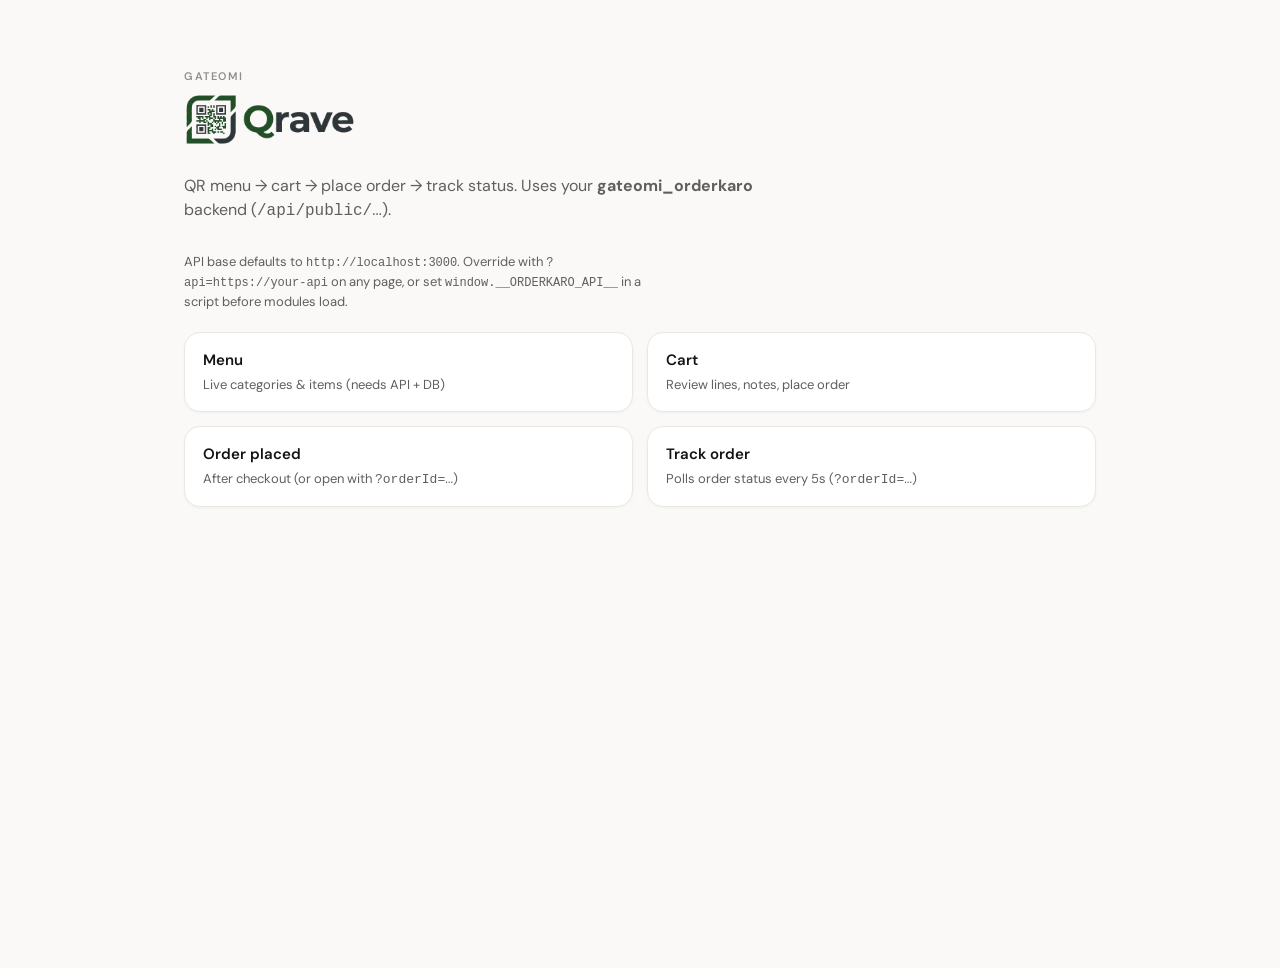
<file: orderkaro/index.html>
<!DOCTYPE html>
<html lang="en">
<head>
  <meta charset="UTF-8" />
  <meta name="viewport" content="width=device-width, initial-scale=1, viewport-fit=cover" />
  <title>Qrave — Table ordering</title>
  <meta name="description" content="Orderkaro: scan QR, browse menu, order, track. Connected to Gateomi API." />
  <meta name="robots" content="noindex, nofollow" />
  <link rel="preconnect" href="https://fonts.googleapis.com" />
  <link rel="preconnect" href="https://fonts.gstatic.com" crossorigin />
  <link href="https://fonts.googleapis.com/css2?family=DM+Sans:ital,opsz,wght@0,9..40,400;0,9..40,500;0,9..40,600;0,9..40,700&family=Plus+Jakarta+Sans:wght@700&display=swap" rel="stylesheet" />
  <link rel="stylesheet" href="css/app.css" />
</head>
<body>
  <div class="hub">
    <p class="hub-gateomi">Gateomi</p>
    <div class="hub-brand">
      <a href="index.html" class="orderkaro-logo-link">
        <img src="images/orderkaro-logo.png" alt="OrderKaro" class="orderkaro-logo orderkaro-logo--hub" width="340" height="54" />
      </a>
      <div class="restaurant-logo-slot" data-restaurant-logo-slot aria-label="Restaurant logo"></div>
    </div>
    <p class="lead">QR menu → cart → place order → track status. Uses your <strong>gateomi_orderkaro</strong> backend (<code>/api/public/…</code>).</p>
    <p class="hub-api-hint">API base defaults to <code>http://localhost:3000</code>. Override with <code>?api=https://your-api</code> on any page, or set <code>window.__ORDERKARO_API__</code> in a script before modules load.</p>
    <ul class="hub-list">
      <li>
        <a href="menu?slug=demo-bistro&amp;table=1">Menu <span>Live categories &amp; items (needs API + DB)</span></a>
      </li>
      <li>
        <a href="cart?slug=demo-bistro&amp;table=1">Cart <span>Review lines, notes, place order</span></a>
      </li>
      <li>
        <a href="success">Order placed <span>After checkout (or open with <code>?orderId=…</code>)</span></a>
      </li>
      <li>
        <a href="track">Track order <span>Polls order status every 5s (<code>?orderId=…</code>)</span></a>
      </li>
    </ul>
  </div>
</body>
</html>
</file>
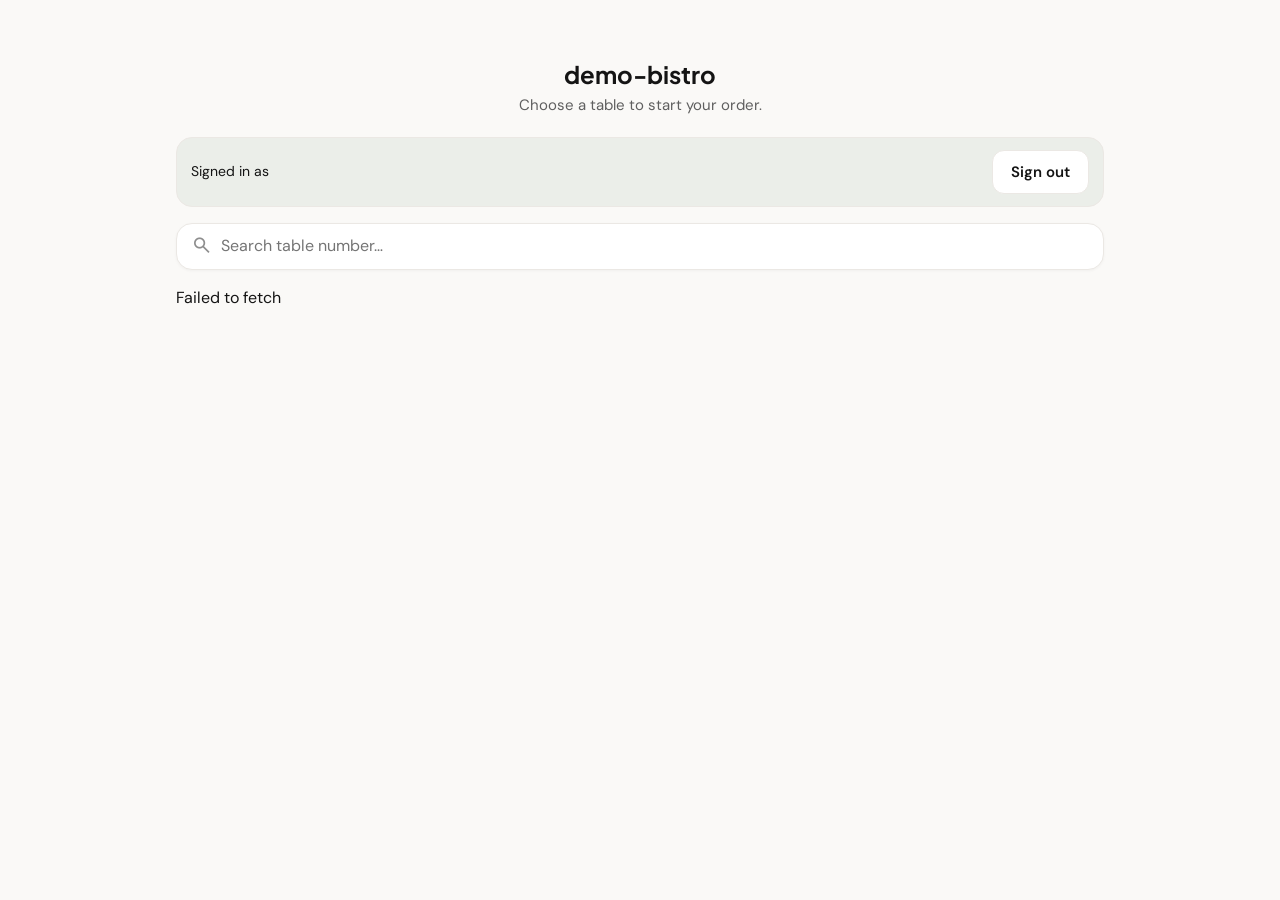
<file: orderkaro/start.html>
<!DOCTYPE html>
<html lang="en">
<head>
  <meta charset="UTF-8" />
  <meta name="viewport" content="width=device-width, initial-scale=1, viewport-fit=cover" />
  <meta name="theme-color" content="#faf9f7" />
  <title>Select table — Qrave</title>
  <link rel="preconnect" href="https://fonts.googleapis.com" />
  <link rel="preconnect" href="https://fonts.gstatic.com" crossorigin />
  <link href="https://fonts.googleapis.com/css2?family=DM+Sans:ital,opsz,wght@0,9..40,400;0,9..40,500;0,9..40,600;0,9..40,700&family=Plus+Jakarta+Sans:wght@700&display=swap" rel="stylesheet" />
  <link href="https://fonts.googleapis.com/css2?family=Material+Symbols+Outlined:wght,FILL@100..700,0..1&display=swap" rel="stylesheet" />
  <link rel="stylesheet" href="css/app.css" />
</head>
<body class="start-page">
  <main class="start-page__shell">
    <header class="start-page__hero">
      <div class="start-page__logo-slot" data-restaurant-logo-slot aria-hidden="true"></div>
      <p class="start-page__eyebrow" id="start-eyebrow" hidden>Staff ordering</p>
      <h1 class="start-page__title" id="start-restaurant-name">Loading…</h1>
      <p class="start-page__lead" id="start-lead">Choose a table to start your order.</p>
    </header>

    <section id="start-login-section" class="start-login-card" hidden aria-hidden="true">
      <h2 class="start-login-card__title">Staff sign in</h2>
      <p class="start-login-card__copy muted">Use the same credentials as the staff dashboard.</p>
      <p id="start-login-error" class="flash flash--error" hidden></p>
      <form id="start-login-form" class="start-login-form">
        <div>
          <label for="start-login-identifier">Email or username</label>
          <input id="start-login-identifier" name="login" type="text" autocomplete="username" required />
        </div>
        <div>
          <label for="start-login-password">Password</label>
          <input id="start-login-password" name="password" type="password" autocomplete="current-password" required />
        </div>
        <button type="submit" class="btn btn--primary btn--block">Sign in</button>
      </form>
    </section>

    <div id="start-signed-in-bar" class="start-signed-in" hidden>
      <span>Signed in as <strong id="start-signed-in-name"></strong></span>
      <button type="button" id="start-logout-btn" class="btn btn--ghost btn--small">Sign out</button>
    </div>

    <div id="start-table-picker" class="start-table-picker" hidden>
    <div class="start-page__search-wrap">
      <span class="material-symbols-outlined" aria-hidden="true">search</span>
      <label for="start-table-search" class="visually-hidden">Search table number</label>
      <input id="start-table-search" type="search" inputmode="numeric" placeholder="Search table number…" autocomplete="off" />
    </div>

    <p id="start-error" class="flash flash--error" hidden></p>
    <p id="start-loading" class="start-page__loading muted" hidden>Loading tables…</p>
    <p id="start-empty" class="start-page__empty muted" hidden>No tables found for this restaurant.</p>
    <p id="start-no-match" class="start-page__empty muted" hidden>No tables match your search.</p>

    <div id="start-table-grid" class="start-table-grid" hidden></div>
    </div>
  </main>
  <script type="module" src="js/start-page.js"></script>
</body>
</html>
</file>
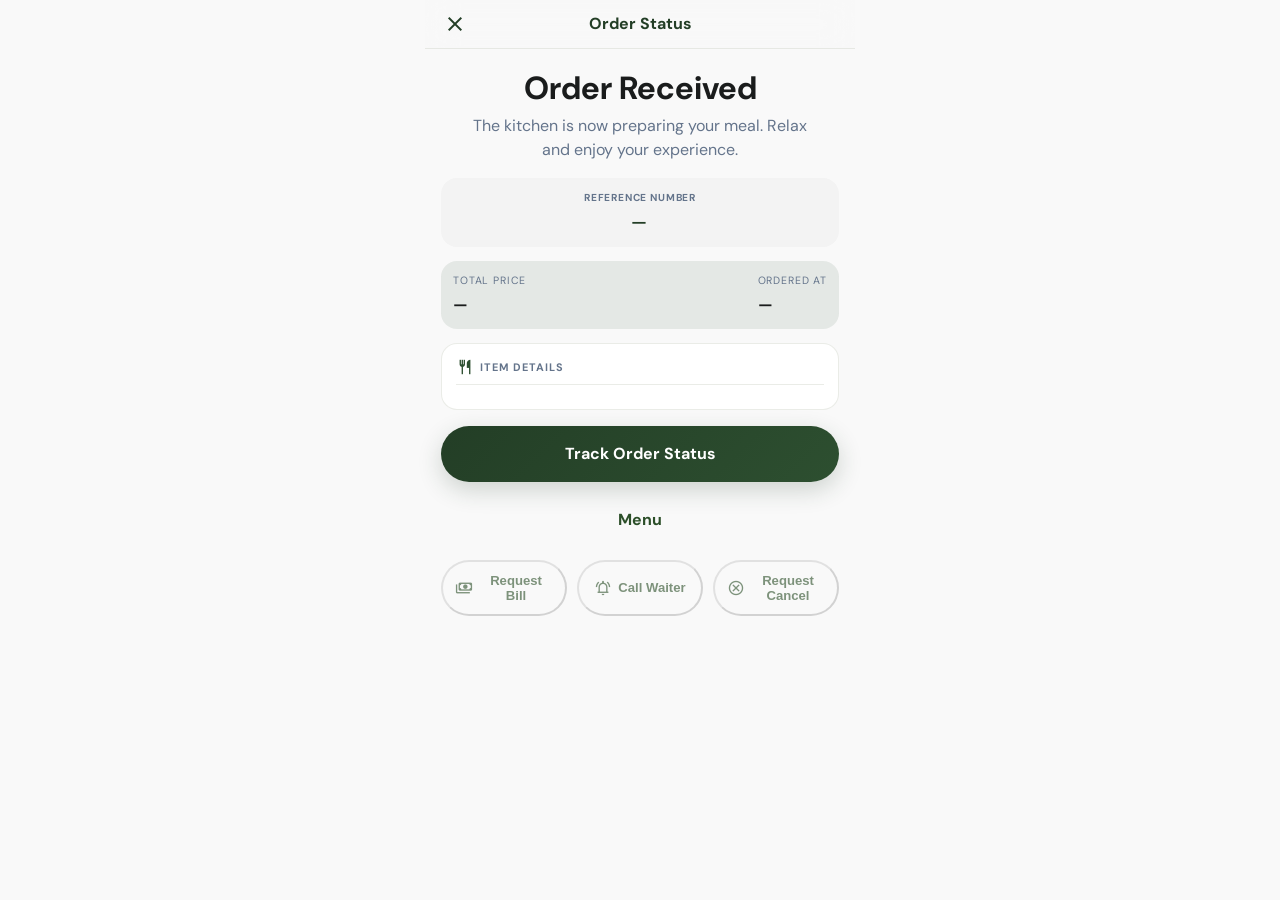
<file: orderkaro/success.html>
<!DOCTYPE html>
<html lang="en">
<head>
  <meta charset="UTF-8" />
  <meta name="viewport" content="width=device-width, initial-scale=1, viewport-fit=cover" />
  <meta name="theme-color" content="#faf9f7" />
  <title>Order placed — Qrave</title>
  <link rel="preconnect" href="https://fonts.googleapis.com" />
  <link rel="preconnect" href="https://fonts.gstatic.com" crossorigin />
  <link href="https://fonts.googleapis.com/css2?family=DM+Sans:ital,opsz,wght@0,9..40,400;0,9..40,500;0,9..40,600;0,9..40,700&family=Plus+Jakarta+Sans:wght@700&display=swap" rel="stylesheet" />
  <link href="https://fonts.googleapis.com/css2?family=Material+Symbols+Outlined:wght,FILL@100..700,0..1&display=swap" rel="stylesheet" />
  <link rel="stylesheet" href="css/app.css" />
</head>
<body class="success-status-page">
  <header class="success-status-topbar">
    <a href="menu" id="success-close-link" class="success-status-topbar__close" aria-label="Close">
      <span class="material-symbols-outlined">close</span>
    </a>
    <h1>Order Status</h1>
    <span class="success-status-topbar__spacer"></span>
  </header>

  <main class="success-status-main">
    <!-- <div class="success-status-hero">
      <div class="success-status-check">
        <span class="material-symbols-outlined">check_circle</span>
      </div>
    </div> -->

    <section class="success-status-copy">
      <h2 id="success-status-heading">Order Received</h2>
      <p id="success-status-subcopy">The kitchen is now preparing your meal. Relax and enjoy your experience.</p>
    </section>

    <div id="success-cancellation-note" class="success-cancel-note" hidden></div>

    <section class="success-status-ref">
      <span>REFERENCE NUMBER</span>
      <p class="order-number" aria-label="Order number">—</p>
    </section>

    <section class="success-status-total">
      <div>
        <p>Total Price</p>
        <strong id="success-total">—</strong>
      </div>
      <div>
        <p>Ordered At</p>
        <strong id="success-ordered-at">—</strong>
      </div>
    </section>

    <section class="success-status-items">
      <div class="success-status-items__head">
        <span class="material-symbols-outlined">restaurant</span>
        <h3>Item Details</h3>
      </div>
      <ul id="success-items-list"></ul>
    </section>

    <section class="success-status-actions">
      <a href="track" id="success-track-link" class="success-status-btn success-status-btn--primary">Track Order Status</a>
      <a href="menu" id="success-order-again-link" class="success-status-btn success-status-btn--secondary">Menu</a>
    </section>

    <section class="success-status-actions success-status-actions--secondary" aria-label="Order actions">
      <button type="button" id="success-ask-bill-btn" class="success-status-btn success-status-btn--secondary" disabled>
        <span class="material-symbols-outlined" aria-hidden="true">payments</span>
        <span>Request Bill</span>
      </button>
      <button type="button" id="success-call-waiter-btn" class="success-status-btn success-status-btn--secondary" disabled>
        <span class="material-symbols-outlined" aria-hidden="true">notifications_active</span>
        <span>Call Waiter</span>
      </button>
      <button type="button" id="success-cancel-order-btn" class="success-status-btn success-status-btn--secondary" disabled>
        <span class="material-symbols-outlined" aria-hidden="true">cancel</span>
        <span>Request Cancel</span>
      </button>
    </section>

    <p id="success-action-feedback" class="success-status-feedback" hidden></p>
  </main>
  <div id="track-confirm-modal" class="track-confirm-modal" hidden aria-hidden="true">
    <button type="button" class="track-confirm-modal__backdrop" data-confirm-close aria-label="Close"></button>
    <div class="track-confirm-modal__panel" role="dialog" aria-modal="true" aria-labelledby="track-confirm-title">
      <h3 id="track-confirm-title" class="track-confirm-modal__title">Confirm action</h3>
      <p id="track-confirm-message" class="track-confirm-modal__message"></p>
      <div class="track-confirm-modal__actions">
        <button type="button" id="track-confirm-cancel" class="track-confirm-modal__btn track-confirm-modal__btn--ghost">Cancel</button>
        <button type="button" id="track-confirm-yes" class="track-confirm-modal__btn track-confirm-modal__btn--primary">Confirm</button>
      </div>
    </div>
  </div>

  <script type="module" src="js/success-page.js"></script>
</body>
</html>
</file>
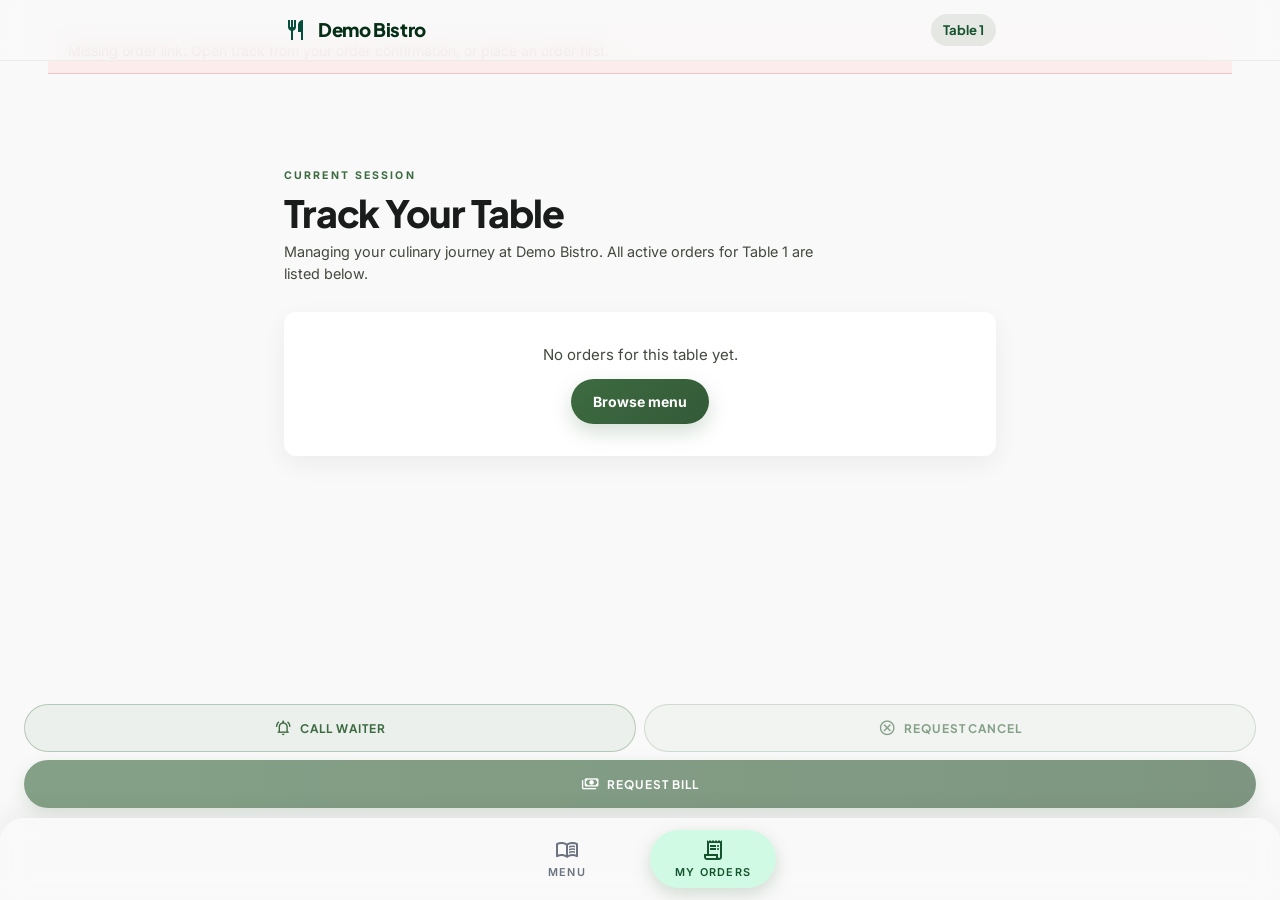
<file: orderkaro/track.html>
<!DOCTYPE html>
<html class="light" lang="en">
<head>
  <meta charset="UTF-8" />
  <meta name="viewport" content="width=device-width, initial-scale=1.0, viewport-fit=cover" />
  <meta name="theme-color" content="#f9f9f9" />
  <title>Track order — OrderKaro</title>
  <link rel="preconnect" href="https://fonts.googleapis.com" />
  <link rel="preconnect" href="https://fonts.gstatic.com" crossorigin />
  <link href="https://fonts.googleapis.com/css2?family=Inter:wght@400;500;600&family=Plus+Jakarta+Sans:wght@400;500;600;700;800&display=swap" rel="stylesheet" />
  <link href="https://fonts.googleapis.com/css2?family=Material+Symbols+Outlined:wght,FILL@100..700,0..1&display=swap" rel="stylesheet" />
  <link rel="stylesheet" href="css/app.css" />
</head>
<body class="track-page">
  <div class="banner-error" id="orderkaro-error" role="alert" hidden></div>

  <header class="track-topbar">
    <div class="track-topbar__inner">
      <div class="track-topbar__brand">
        <span class="material-symbols-outlined track-topbar__menu-icon" aria-hidden="true">restaurant</span>
        <span class="track-topbar__name" id="track-restaurant-name">Restaurant</span>
      </div>
      <div class="track-topbar__end">
        <span class="track-topbar__table-pill" id="track-table-label" aria-label="Table">Table —</span>
      </div>
    </div>
  </header>

  <main class="track-main">
    <section class="track-editorial" aria-labelledby="track-editorial-heading">
      <p class="track-editorial__eyebrow">Current Session</p>
      <h2 id="track-editorial-heading" class="track-editorial__title">Track Your Table</h2>
      <p class="track-editorial__desc" id="track-editorial-desc">
        Managing your culinary journey. All active orders for this table are listed below.
      </p>
    </section>

    <div id="track-orders-empty" class="track-empty" hidden>
      <p class="track-empty__text">No orders for this table yet.</p>
      <a href="menu" id="track-empty-menu-link" class="track-empty__link">Browse menu</a>
    </div>

    <div id="track-orders-list" class="track-orders-list" aria-live="polite"></div>
  </main>

  <div class="track-bill-cta-wrap">
    <button type="button" class="track-bill-cta track-bill-cta--secondary" id="call-waiter-btn" disabled>
      <span class="material-symbols-outlined" aria-hidden="true">notifications_active</span>
      <span>Call Waiter</span>
    </button>
    <button type="button" class="track-bill-cta track-bill-cta--secondary" id="cancel-order-btn" disabled>
      <span class="material-symbols-outlined" aria-hidden="true">cancel</span>
      <span>Request Cancel</span>
    </button>
    <button type="button" class="track-bill-cta" id="ask-bill-btn" disabled>
      <span class="material-symbols-outlined" aria-hidden="true">payments</span>
      <span>Request Bill</span>
    </button>
  </div>

  <nav class="track-bottom-nav" aria-label="Primary">
    <a href="menu" id="track-menu-link" class="track-bottom-nav__item">
      <span class="material-symbols-outlined" aria-hidden="true">menu_book</span>
      <span>Menu</span>
    </a>
    <a href="track" id="track-self-link" class="track-bottom-nav__item track-bottom-nav__item--active">
      <span class="material-symbols-outlined" aria-hidden="true">receipt_long</span>
      <span>My Orders</span>
    </a>
  </nav>

  <div id="track-confirm-modal" class="track-confirm-modal" hidden aria-hidden="true">
    <button type="button" class="track-confirm-modal__backdrop" data-confirm-close aria-label="Close"></button>
    <div class="track-confirm-modal__panel" role="dialog" aria-modal="true" aria-labelledby="track-confirm-title">
      <h3 id="track-confirm-title" class="track-confirm-modal__title">Confirm action</h3>
      <p id="track-confirm-message" class="track-confirm-modal__message"></p>
      <div class="track-confirm-modal__actions">
        <button type="button" id="track-confirm-cancel" class="track-confirm-modal__btn track-confirm-modal__btn--ghost">Cancel</button>
        <button type="button" id="track-confirm-yes" class="track-confirm-modal__btn track-confirm-modal__btn--primary">Confirm</button>
      </div>
    </div>
  </div>

  <script type="module" src="js/track-page.js"></script>
</body>
</html>
</file>
<file: orderkaro/css/app.css>
/* Orderkaro — QR table ordering (mobile-first, minimal) */

:root {
  --bg-page: #faf9f7;
  --bg-surface: #ffffff;
  --text: #141414;
  --text-secondary: #5f5f5f;
  --text-tertiary: #8e8e8e;
  --border: #ebe8e4;
  --primary: #b85c2e;
  --primary-pressed: #9a4d26;
  --primary-soft: rgba(184, 92, 46, 0.1);
  --brand-logo-green: #3d6b41;
  --shadow-sm: 0 1px 3px rgba(20, 20, 20, 0.04);
  --shadow-md: 0 6px 20px rgba(20, 20, 20, 0.06);
  --radius: 16px;
  --radius-pill: 999px;
  --font: "DM Sans", system-ui, -apple-system, sans-serif;
  --safe-bottom: env(safe-area-inset-bottom, 0px);
  --tap-highlight: transparent;
  --layout-max-sm: 430px;
  --layout-max-md: 560px;
  --layout-max-lg: 960px;
  --layout-max-cart: 720px;
  /* Fallback until menu-page.js measures .sticky-menu-header (includes safe-area padding on the bar). */
  --menu-sticky-header-h: 190px;
}

*,
*::before,
*::after {
  box-sizing: border-box;
}

html {
  -webkit-tap-highlight-color: var(--tap-highlight);
  -webkit-text-size-adjust: 100%;
}

@media (prefers-reduced-motion: reduce) {
  *,
  *::before,
  *::after {
    animation-duration: 0.01ms !important;
    animation-iteration-count: 1 !important;
    transition-duration: 0.01ms !important;
  }
}

body {
  margin: 0;
  font-family: var(--font);
  font-size: 16px;
  font-weight: 400;
  line-height: 1.5;
  color: var(--text);
  background: var(--bg-page);
  min-height: 100dvh;
}

img,
svg {
  max-width: 100%;
}

html,
body {
  overflow-x: hidden;
}

.app-shell {
  max-width: 460px;
  margin: 0 auto;
  min-height: 100dvh;
  background: var(--bg-page);
  position: relative;
  padding-bottom: calc(92px + var(--safe-bottom));
}

body.menu-page .app-shell {
  background: #fff;
}

body.menu-page .sticky-menu-header {
  background: #fff;
  border-bottom: 0;
  box-shadow: none;
}

/* Menu page: offset scroll area for fixed header — var matches full header height (incl. notch padding). */
body.menu-page {
  scroll-padding-top: calc(var(--menu-sticky-header-h) + 8px);
  overflow: hidden;
  background: #fff;
}

.app-shell--menu {
  display: flex;
  flex-direction: column;
  padding-top: var(--menu-sticky-header-h);
  padding-bottom: 0;
  height: 100dvh;
  max-height: 100dvh;
  overflow: hidden;
  background: #fff;
}

.menu-promotion-popup[hidden] {
  display: none !important;
}

.menu-promotion-popup:not([hidden]) {
  display: grid;
  place-items: center;
  padding: 20px 16px;
}

.menu-promotion-popup {
  position: fixed;
  inset: 0;
  z-index: 92;
}

.menu-promotion-popup__backdrop {
  position: absolute;
  inset: 0;
  border: 0;
  background: rgba(15, 23, 42, 0.72);
}

.menu-promotion-popup__panel {
  position: relative;
  width: min(92vw, 420px);
  padding: 12px 12px 14px;
  border-radius: 16px;
  background: #fff;
  box-shadow: 0 24px 60px rgba(2, 6, 23, 0.34);
}

.menu-promotion-popup__close {
  position: absolute;
  top: 8px;
  right: 8px;
  z-index: 2;
  width: 34px;
  height: 34px;
  border: 0;
  border-radius: 999px;
  background: rgba(255, 255, 255, 0.95);
  color: #111827;
  display: inline-grid;
  place-items: center;
  cursor: pointer;
  box-shadow: 0 2px 8px rgba(0, 0, 0, 0.12);
}

.menu-promotion-popup__track {
  position: relative;
  width: 100%;
  aspect-ratio: 4 / 5;
  max-height: min(70dvh, 520px);
  border-radius: 12px;
  overflow: hidden;
  background: #eceae6;
}

.menu-promotion-popup__slide {
  position: absolute;
  inset: 0;
  opacity: 0;
  transition: opacity 420ms ease;
  pointer-events: none;
}

.menu-promotion-popup__slide.is-active {
  opacity: 1;
  pointer-events: auto;
}

.menu-promotion-popup__slide img {
  width: 100%;
  height: 100%;
  object-fit: cover;
  display: block;
}

.menu-promotion-popup__dots {
  display: flex;
  justify-content: center;
  flex-wrap: wrap;
  gap: 6px;
  padding: 12px 0 2px;
}

.menu-promotion-popup__dot {
  width: 8px;
  height: 8px;
  border-radius: 999px;
  border: 0;
  padding: 0;
  background: rgba(0, 0, 0, 0.2);
  cursor: pointer;
}

.menu-promotion-popup__dot.is-active {
  background: var(--primary);
}

.app-shell--cart,
.app-shell--simple {
  padding-bottom: calc(24px + var(--safe-bottom));
}

.app-shell--column {
  display: flex;
  flex-direction: column;
  min-height: 100dvh;
}

.app-shell--column .cart-list {
  flex: 1;
}

/* Fixed menu top bar — same glass / width / z-index idea as .sticky-cart */
.sticky-menu-header {
  position: fixed;
  top: 0;
  left: 50%;
  transform: translateX(-50%);
  width: 100%;
  max-width: 430px;
  z-index: 20;
  padding-top: env(safe-area-inset-top, 0px);
  background: rgba(255, 255, 255, 0.94);
  backdrop-filter: blur(12px);
  -webkit-backdrop-filter: blur(12px);
  border-bottom: 1px solid var(--border);
  box-shadow: 0 8px 32px rgba(20, 20, 20, 0.05);
}

.sticky-menu-header .menu-header-compact {
  padding: 6px 16px 8px 20px;
}

.sticky-menu-header .restaurant-name {
  font-size: 1.05rem;
  line-height: 1.25;
}

.sticky-menu-header .table-badge {
  padding: 5px 10px;
  font-size: 0.75rem;
  flex-shrink: 0;
}

/* Category tabs live in the fixed header so they stay visible while scrolling */
.sticky-menu-header .category-strip {
  border-bottom: none;
  background: transparent;
  padding: 10px 20px 12px;
  gap: 6px;
}

.sticky-menu-header .category-tab {
  padding: 8px 14px;
  font-size: 0.8125rem;
}

.menu-loading-strip {
  padding: 10px 20px 12px;
  background: transparent;
}

.menu-loading-strip .skeleton--tabs {
  margin-bottom: 0;
  height: 36px;
}

.menu-loading-strip[hidden] {
  display: none;
}

.menu-search-bar {
  padding: 0 20px 12px;
}

.menu-search-input {
  width: 100%;
  height: 42px;
  border: 1px solid var(--border);
  border-radius: 12px;
  padding: 0 14px;
  background: #fff;
  color: var(--text);
  font: inherit;
  font-size: 0.9rem;
  -webkit-appearance: none;
  appearance: none;
  box-shadow: none;
  background-clip: padding-box;
}

.menu-search-input::placeholder {
  color: var(--text-tertiary);
}

.menu-search-input:focus {
  outline: none;
  border-color: rgba(184, 92, 46, 0.45);
  box-shadow: 0 0 0 3px var(--primary-soft);
}

.menu-search-input::-webkit-search-decoration,
.menu-search-input::-webkit-search-cancel-button,
.menu-search-input::-webkit-search-results-button,
.menu-search-input::-webkit-search-results-decoration {
  -webkit-appearance: none;
}

/* Brand strip */
.brand-bar {
  padding: 12px 20px 0;
  background: var(--bg-surface);
}

.brand-bar__inner {
  display: flex;
  align-items: center;
  justify-content: space-between;
  gap: 12px;
}

/* Restaurant logo: inject <img> into [data-restaurant-logo-slot] at runtime */
.brand-lockup {
  display: inline-flex;
  align-items: center;
  gap: 12px;
  text-decoration: none;
  color: inherit;
  min-width: 0;
}

.restaurant-logo-slot {
  display: flex;
  align-items: center;
  max-width: min(200px, 52vw);
}

.restaurant-logo-slot img {
  display: block;
  max-height: 40px;
  width: auto;
  max-width: 100%;
  object-fit: contain;
  object-position: left center;
}

.brand-lockup--stack {
  flex-direction: column;
  align-items: flex-start;
  gap: 6px;
}

.brand-lockup--stack .restaurant-logo-slot img {
  max-height: 44px;
  max-width: 220px;
}

.hub-brand {
  margin-bottom: 20px;
}

.hub-brand .restaurant-logo-slot {
  max-width: 240px;
}

.hub-brand .restaurant-logo-slot img {
  max-height: 48px;
}

/* OrderKaro platform wordmark (PNG) */
.orderkaro-logo-link {
  display: inline-flex;
  align-items: center;
  text-decoration: none;
  line-height: 0;
}

.orderkaro-logo {
  display: block;
  height: 38px;
  width: auto;
  max-width: min(280px, 62vw);
  object-fit: contain;
  object-position: left center;
}

.orderkaro-logo--hub {
  height: 54px;
  max-width: 340px;
}

/* Menu sticky header: single row (OrderKaro + optional restaurant logo + name + table) */
.orderkaro-logo--menu {
  height: 26px;
  max-width: min(160px, 38vw);
}

.menu-header-compact {
  display: flex;
  align-items: center;
  justify-content: space-between;
  gap: 10px;
  background: transparent;
}

.menu-header-compact__main {
  display: flex;
  align-items: center;
  gap: 10px;
  min-width: 0;
  flex: 1;
}

.menu-header-compact__main > .orderkaro-logo-link {
  flex-shrink: 0;
}

.menu-header-compact__title-wrap {
  min-width: 0;
  flex: 1;
}

.restaurant-name-link {
  display: block;
  min-width: 0;
  text-decoration: none;
  color: inherit;
}

.menu-header-compact .restaurant-name {
  margin: 0;
  overflow: hidden;
  text-overflow: ellipsis;
  white-space: nowrap;
  color: var(--primary, #154212);
}

.restaurant-logo-slot--compact {
  flex-shrink: 0;
  max-width: min(120px, 22vw);
}

.restaurant-logo-slot--compact img {
  max-height: 28px;
}

.brand-lockup--stack .orderkaro-logo-link {
  margin-bottom: 2px;
}

.brand-wordmark {
  font-size: 0.6875rem;
  font-weight: 600;
  letter-spacing: 0.14em;
  text-transform: uppercase;
  color: var(--text-tertiary);
}

.brand-name {
  font-size: 1rem;
  font-weight: 600;
  letter-spacing: -0.02em;
  color: var(--text);
}

.brand-name--sub {
  font-size: 0.9rem;
  font-weight: 500;
}

.brand-sub {
  font-size: 0.8125rem;
  font-weight: 500;
  color: var(--text-tertiary);
  letter-spacing: 0.02em;
}

.hub-gateomi {
  margin: 0 0 8px;
  font-size: 0.6875rem;
  font-weight: 600;
  letter-spacing: 0.14em;
  text-transform: uppercase;
  color: var(--text-tertiary);
}

.brand-bar__end {
  display: flex;
  flex-direction: column;
  align-items: flex-end;
  gap: 4px;
}

.brand-bar__end .text-link {
  margin-top: 0;
}

/* Header */
.page-header {
  padding: 8px 20px 14px;
  background: var(--bg-surface);
  box-shadow: var(--shadow-sm);
  position: sticky;
  top: 0;
  z-index: 10;
}

.page-header__row {
  display: flex;
  align-items: flex-start;
  justify-content: space-between;
  gap: 12px;
}

.restaurant-name {
  font-size: 1.375rem;
  font-weight: 600;
  letter-spacing: -0.02em;
  line-height: 1.25;
  margin: 0;
  color: var(--primary, #154212);
}

.restaurant-name--sm {
  font-size: 1.2rem;
}

.page-header__meta {
  margin: 4px 0 0;
  font-size: 0.875rem;
  color: var(--text-secondary);
}

.table-badge {
  display: inline-flex;
  align-items: center;
  padding: 7px 13px;
  font-size: 0.8125rem;
  font-weight: 500;
  color: var(--text-secondary);
  background: var(--bg-page);
  border-radius: var(--radius-pill);
  border: 1px solid var(--border);
  white-space: nowrap;
}

.table-badge--changeable {
  gap: 2px;
  cursor: pointer;
  font: inherit;
  transition:
    border-color 0.15s ease,
    background 0.15s ease;
}

.table-badge--changeable:hover,
.table-badge--changeable:focus-visible {
  border-color: var(--primary);
  background: var(--primary-soft);
  outline: none;
}

.table-badge__chevron {
  font-size: 1.1rem;
  line-height: 1;
}

.category-strip {
  display: flex;
  gap: 8px;
  padding: 14px 20px 18px;
  overflow-x: auto;
  -webkit-overflow-scrolling: touch;
  scrollbar-width: none;
  background: var(--bg-surface);
  border-bottom: 1px solid var(--border);
}

.category-strip::-webkit-scrollbar {
  display: none;
}

.category-tab {
  flex-shrink: 0;
  padding: 10px 16px;
  font-size: 0.875rem;
  font-weight: 500;
  color: var(--text-secondary);
  background: var(--bg-page);
  border: 1px solid transparent;
  border-radius: var(--radius-pill);
  cursor: pointer;
  transition: background 0.15s ease, color 0.15s ease, border-color 0.15s ease;
}

.category-tab:hover {
  color: var(--text);
}

.category-tab--active {
  color: var(--primary);
  background: var(--primary-soft);
  border-color: color-mix(in srgb, var(--primary) 22%, transparent);
}

/* Editorial menu layout (top bar + category rail + feed). */
.menu-topbar {
  background: #fff;
}

.menu-topbar__row {
  height: 74px;
  padding: 0 16px;
  display: flex;
  align-items: center;
  justify-content: space-between;
  gap: 12px;
}

.menu-topbar__left {
  display: flex;
  align-items: center;
  gap: 8px;
  min-width: 0;
}

.menu-topbar__title-wrap {
  min-width: 0;
}
.restaurant-name-link:focus-visible {
  outline: 2px solid color-mix(in srgb, var(--primary, #154212) 58%, white);
  outline-offset: 4px;
  border-radius: 10px;
}

.restaurant-name-link:hover .restaurant-name {
  opacity: 0.92;
}


.menu-topbar__search {
  padding: 0 16px 12px;
}

.menu-topbar__controls {
  margin-top: 8px;
  display: flex;
  align-items: center;
  gap: 10px;
  flex-wrap: nowrap;
}

.menu-filter-toggle {
  flex: 0 0 auto;
  display: inline-flex;
  align-items: center;
  gap: 10px;
  font-size: 0.78rem;
  font-weight: 700;
  color: var(--text-secondary);
  user-select: none;
}

.menu-filter-toggle:has(input:checked) {
  color: #166534;
}

.menu-filter-toggle__label {
  line-height: 1;
}

.menu-filter-toggle__switch {
  position: relative;
  width: 36px;
  height: 22px;
  flex-shrink: 0;
}

.menu-filter-toggle__switch input {
  position: absolute;
  opacity: 0;
  width: 0;
  height: 0;
}

.menu-filter-toggle__slider {
  position: absolute;
  inset: 0;
  border-radius: 999px;
  background: #d1d5db;
  transition: background 0.2s ease;
}

.menu-filter-toggle__slider::before {
  content: "";
  position: absolute;
  width: 16px;
  height: 16px;
  left: 3px;
  top: 3px;
  border-radius: 50%;
  background: #fff;
  box-shadow: 0 1px 3px rgba(0, 0, 0, 0.2);
  transition: transform 0.2s ease;
}

.menu-filter-toggle__switch input:checked + .menu-filter-toggle__slider {
  background: #166534;
}

.menu-filter-toggle__switch input:checked + .menu-filter-toggle__slider::before {
  transform: translateX(14px);
}

.menu-filter-toggle__switch input:focus-visible + .menu-filter-toggle__slider {
  box-shadow: 0 0 0 3px rgba(100, 116, 139, 0.25);
}

.menu-filter-toggle__switch input:checked:focus-visible + .menu-filter-toggle__slider {
  box-shadow: 0 0 0 3px rgba(22, 101, 52, 0.2);
}

.menu-topbar__right {
  display: flex;
  align-items: center;
  gap: 8px;
}

.menu-topbar__right .table-badge {
  display: inline-flex;
  align-items: center;
  gap: 6px;
}

.menu-topbar__right .table-badge[hidden],
.table-badge[hidden] {
  display: none !important;
}

#menu-table-badge:disabled:not(.table-badge--changeable) {
  opacity: 1;
  cursor: default;
}

#menu-table-badge.table-badge--changeable {
  position: relative;
  z-index: 2;
}

.table-badge--action {
  text-decoration: none;
  transition: background 0.15s ease, transform 0.1s ease;
}

.table-badge--action:active {
  transform: scale(0.98);
}

.menu-topbar__icon-btn {
  width: 34px;
  height: 34px;
  border: 0;
  border-radius: 999px;
  display: inline-grid;
  place-items: center;
  background: transparent;
  color: var(--primary);
  text-decoration: none;
}

.menu-topbar__icon-btn .material-symbols-outlined {
  font-size: 20px;
}

.menu-topbar .table-badge {
  background: var(--primary-soft);
  border-color: color-mix(in srgb, var(--primary) 28%, transparent);
  color: var(--primary);
  font-weight: 700;
}

.menu-editorial-layout {
  flex: 1 1 auto;
  display: flex;
  flex-direction: column;
  min-height: 0;
  overflow: hidden;
}

.menu-disclaimer {
  margin: 0;
  flex: 1 1 auto;
  min-width: 0;
  color: #8a5a14;
  font-size: 0.62rem;
  line-height: 1.2;
  font-weight: 600;
}

.menu-category-rail {
  background: #f3f3f3;
  border-right: 1px solid #ececec;
  padding: 10px 7px 14px 5px;
  overflow-y: auto;
  overflow-x: hidden;
  height: 100%;
  display: grid;
  align-content: start;
  gap: 8px;
}

.category-rail__item {
  padding: 0;
  border: 0;
  background: transparent;
  border-radius: 12px;
  display: grid;
  justify-items: center;
  gap: 6px;
}

.category-rail__thumb {
  width: 48px;
  height: 48px;
  border-radius: 999px;
  overflow: hidden;
  border: 1px solid #d4d4d4;
  background: #ececec;
}

.category-rail__thumb img {
  width: 100%;
  height: 100%;
  object-fit: cover;
}

.category-rail__name {
  font-size: 0.56rem;
  line-height: 1.15;
  font-weight: 800;
  text-transform: uppercase;
  letter-spacing: 0.04em;
  color: #64748b;
  text-align: center;
  white-space: normal;
  overflow-wrap: break-word;
  word-break: normal;
  max-width: 100%;
  display: -webkit-box;
  -webkit-line-clamp: 2;
  -webkit-box-orient: vertical;
  overflow: hidden;
  min-height: 2.35em;
}

.category-rail__item.category-tab--active .category-rail__thumb {
  border-color: var(--primary);
  box-shadow: 0 0 0 2px color-mix(in srgb, var(--primary) 18%, transparent);
}

.category-rail__item.category-tab--active .category-rail__name {
  color: var(--primary);
}

.menu-editorial-feed {
  overflow-y: auto;
  height: 100%;
  min-height: 0;
  padding: 0 12px 24px;
  background: #fff;
  will-change: opacity, transform;
}

.menu-cat-block {
  border-top: 1px solid #e8e8e8;
  border-bottom: 0;
}

.menu-cat-block:first-child {
  margin-top: 4px;
}

.menu-cat-block__head {
  width: 100%;
  display: flex;
  align-items: center;
  justify-content: space-between;
  gap: 12px;
  padding: 14px 4px;
  border: 0;
  background: transparent;
  cursor: pointer;
  text-align: left;
  font: inherit;
}

.menu-cat-block__title {
  font-size: 1.05rem;
  font-weight: 800;
  color: var(--text);
  line-height: 1.25;
}

.menu-cat-block__count {
  font-weight: 700;
  color: var(--text-secondary);
}

.menu-cat-block__chevron {
  flex-shrink: 0;
  font-size: 1.35rem;
  color: var(--text-secondary);
  transition: transform 0.2s ease;
}

.menu-cat-block.is-collapsed .menu-cat-block__chevron {
  transform: rotate(180deg);
}

.menu-cat-block__body {
  padding: 0 0 16px;
}

.menu-cat-block.is-collapsed .menu-cat-block__body {
  display: none;
}

.menu-category-fab[hidden] {
  display: none !important;
}

.menu-category-fab:not([hidden]) {
  display: inline-flex;
}

.menu-category-fab {
  position: fixed;
  right: 16px;
  bottom: calc(88px + var(--safe-bottom, 0px));
  z-index: 45;
  flex-direction: column;
  align-items: center;
  justify-content: center;
  gap: 4px;
  width: 68px;
  height: 68px;
  padding: 8px 6px;
  border: 0;
  border-radius: 999px;
  background: #1a1a1a;
  color: #fff;
  box-shadow: 0 10px 28px rgba(0, 0, 0, 0.3);
  cursor: pointer;
  font-size: 0.65rem;
  font-weight: 800;
  letter-spacing: 0.06em;
  text-transform: uppercase;
  line-height: 1;
}

.menu-category-fab .material-symbols-outlined {
  font-size: 1.55rem;
}

.menu-category-fab__label {
  font-size: 0.62rem;
}

.menu-category-sheet[hidden] {
  display: none !important;
}

.menu-category-sheet:not([hidden]) {
  display: grid;
  place-items: center;
  padding: 24px 16px;
}

.menu-category-sheet {
  position: fixed;
  inset: 0;
  z-index: 90;
}

.menu-category-sheet__backdrop {
  position: absolute;
  inset: 0;
  border: 0;
  background: rgba(0, 0, 0, 0.55);
}

.menu-category-sheet__panel {
  position: relative;
  width: min(92vw, 360px);
  max-height: min(72dvh, 520px);
  overflow: hidden;
  border-radius: 14px;
  background: #262626;
  box-shadow: 0 20px 50px rgba(0, 0, 0, 0.45);
}

.menu-category-sheet__list {
  list-style: none;
  margin: 0;
  padding: 8px 0;
  max-height: min(72dvh, 520px);
  overflow-y: auto;
}

.menu-category-sheet__row {
  width: 100%;
  display: flex;
  align-items: center;
  justify-content: space-between;
  gap: 16px;
  padding: 14px 18px;
  border: 0;
  background: transparent;
  color: #fff;
  font: inherit;
  font-size: 0.95rem;
  font-weight: 600;
  text-align: left;
  cursor: pointer;
}

.menu-category-sheet__row:hover,
.menu-category-sheet__row:focus-visible {
  background: rgba(255, 255, 255, 0.08);
  outline: none;
}

.menu-category-sheet__name {
  flex: 1;
  min-width: 0;
  overflow: hidden;
  text-overflow: ellipsis;
  white-space: nowrap;
}

.menu-category-sheet__count {
  flex-shrink: 0;
  font-weight: 700;
  color: rgba(255, 255, 255, 0.85);
}

.menu-list--editorial {
  padding: 0;
  display: grid;
  row-gap: 40px;
  column-gap: 14px;
  grid-template-columns: repeat(2, minmax(0, 1fr));
}

#menu-sections {
  opacity: 0.001;
  transform: translateY(10px);
  transition: opacity 320ms cubic-bezier(0.22, 1, 0.36, 1),
    transform 320ms cubic-bezier(0.22, 1, 0.36, 1);
}

#menu-sections.menu-feed--enter {
  opacity: 1;
  transform: translateY(0);
}

.menu-card.menu-card--editorial {
  background: transparent;
  border: 0;
  border-radius: 0;
  box-shadow: none;
  padding: 0;
  overflow: visible;
  display: flex;
  flex-direction: column;
  gap: 0;
}

.menu-card.menu-card--editorial:active {
  box-shadow: none;
}

.menu-card--editorial .menu-card__img {
  width: 100%;
  height: auto;
  aspect-ratio: 1 / 1;
  border-radius: 16px;
  position: relative;
  overflow: hidden;
  background: #f3f4f6;
}

.menu-card--editorial .menu-card__img-el {
  border-radius: 16px;
}

.menu-card__image-overlay {
  position: absolute;
  inset: 0;
  pointer-events: none;
}

.menu-card__sold-overlay {
  position: absolute;
  inset: 0;
  display: flex;
  align-items: center;
  justify-content: center;
  background: rgba(41, 37, 36, 0.4);
}

.menu-card__sold-pill {
  background: #ba1a1a;
  color: #fff;
  padding: 6px 12px;
  border-radius: 999px;
  font-size: 0.62rem;
  font-weight: 900;
  text-transform: uppercase;
  letter-spacing: 0.18em;
  border: 1px solid rgba(255, 255, 255, 0.25);
  box-shadow: 0 6px 14px rgba(2, 6, 23, 0.22);
}

.menu-card__diet-pill {
  position: absolute;
  top: 8px;
  right: 8px;
  display: inline-flex;
  align-items: center;
  gap: 5px;
  padding: 4px 7px;
  border-radius: 999px;
  border: 1px solid #e5e7eb;
  background: rgba(255, 255, 255, 0.92);
  backdrop-filter: blur(4px);
  font-size: 0.5rem;
  text-transform: uppercase;
  letter-spacing: 0.08em;
  font-weight: 800;
  color: #475569;
}

.menu-card__diet-dot {
  width: 8px;
  height: 8px;
  border-radius: 999px;
}

.menu-card__diet-dot.is-veg {
  background: #166534;
}

.menu-card__diet-dot.is-nonveg {
  background: #ef4444;
}

/* Inline veg / non-veg badge (cart, track, success — reuses .menu-card__diet-dot) */
.item-diet-pill {
  display: inline-flex;
  align-items: center;
  gap: 4px;
  flex-shrink: 0;
  padding: 2px 6px;
  border-radius: 999px;
  border: 1px solid #e5e7eb;
  background: rgba(255, 255, 255, 0.92);
  font-size: 0.5rem;
  text-transform: uppercase;
  letter-spacing: 0.06em;
  font-weight: 800;
  color: #475569;
  line-height: 1;
}

.cart-row__name-row {
  display: flex;
  align-items: flex-start;
  gap: 8px;
  flex-wrap: wrap;
}

.cart-row__diet {
  flex-shrink: 0;
  padding-top: 2px;
}

.cart-suggest-card__title-row {
  display: flex;
  align-items: flex-start;
  gap: 6px;
}

.cart-suggest-card__title-row .cart-suggest-card__name {
  flex: 1;
  min-width: 0;
}

.menu-card__add-btn {
  position: absolute;
  right: 10px;
  bottom: 10px;
  z-index: 2;
  width: 34px;
  height: 34px;
  border: 0;
  border-radius: 999px;
  display: inline-grid;
  place-items: center;
  cursor: pointer;
  background: var(--primary);
  color: #fff;
  box-shadow: 0 4px 14px rgba(15, 23, 42, 0.18);
  pointer-events: auto;
}

.menu-card__add-btn .material-symbols-outlined {
  font-size: 20px;
  font-weight: 600;
}

.menu-card__qty-overlay {
  position: absolute;
  right: 10px;
  bottom: 10px;
  z-index: 2;
  display: inline-flex;
  align-items: center;
  justify-content: space-between;
  gap: 8px;
  min-width: 96px;
  padding: 4px 6px;
  border-radius: 999px;
  border: 1px solid #e5e7eb;
  background: #fff;
  box-shadow: 0 4px 14px rgba(15, 23, 42, 0.12);
  pointer-events: auto;
}

.menu-card__qty-overlay.is-disabled {
  opacity: 0.5;
}

.menu-card__qty-btn {
  width: 28px;
  height: 28px;
  border: 0;
  border-radius: 999px;
  display: inline-grid;
  place-items: center;
  cursor: pointer;
}

.menu-card__qty-btn .material-symbols-outlined {
  font-size: 14px;
}

.menu-card__qty-btn:disabled {
  opacity: 0.45;
  cursor: not-allowed;
}

.menu-card__qty-btn--dec {
  background: #e8e8e8;
  color: #111827;
}

.menu-card__qty-btn--inc {
  background: var(--primary);
  color: #fff;
}

.menu-card__qty-val {
  min-width: 18px;
  text-align: center;
  font-size: 0.625rem;
  font-weight: 700;
  flex: 1;
}

.menu-card__head {
  display: flex;
  justify-content: space-between;
  align-items: flex-start;
  gap: 8px;
}

.menu-card--editorial .menu-card__qty-btn {
  width: 26px;
  height: 26px;
}

.menu-card--editorial .menu-card__desc {
  margin-top: 2px;
  font-size: 0.625rem;
  color: #667085;
}

.menu-card--editorial .menu-card__desc.is-collapsed {
  white-space: nowrap;
  overflow: hidden;
  text-overflow: ellipsis;
}

.menu-card__more {
  margin-top: 2px;
  border: 0;
  background: transparent;
  color: var(--primary);
  font-size: 0.68rem;
  font-weight: 800;
  text-transform: uppercase;
  letter-spacing: 0.08em;
  padding: 0;
  cursor: pointer;
}

.menu-card--editorial .menu-card__body {
  padding: 10px 0 0;
  background: transparent;
}

.menu-card--editorial .menu-card__price {
  color: var(--text);
  font-size: 0.875rem;
  font-weight: 700;
}

.menu-card__title-row {
  display: flex;
  align-items: flex-start;
  gap: 6px;
  min-width: 0;
  width: 100%;
}

.menu-card__diet-mark {
  flex-shrink: 0;
  width: 14px;
  height: 14px;
  margin-top: 3px;
  border-radius: 3px;
  display: inline-grid;
  place-items: center;
}

.menu-card__diet-mark.is-veg {
  border: 1.5px solid #0f7a3b;
}

.menu-card__diet-mark.is-nonveg {
  border: 1.5px solid #c53030;
}

.menu-card__diet-mark .menu-card__diet-dot {
  width: 7px;
  height: 7px;
}

.menu-card__body--unavailable .menu-card__title,
.menu-card__body--unavailable .menu-card__price,
.menu-card__body--unavailable .menu-card__status {
  color: rgba(66, 73, 62, 0.68);
}

.menu-card__status {
  margin: 6px 0 0;
  font-size: 0.8125rem;
  font-style: italic;
  color: var(--text-secondary);
}

.section-label {
  padding: 22px 20px 10px;
  font-size: 0.6875rem;
  font-weight: 600;
  letter-spacing: 0.08em;
  text-transform: uppercase;
  color: var(--text-tertiary);
}

.app-shell--menu #menu-sections > .section-label:first-child {
  padding-top: 12px;
}

.menu-list {
  padding: 0 20px 10px;
  display: flex;
  flex-direction: column;
  gap: 14px;
}

.menu-card {
  display: flex;
  gap: 14px;
  padding: 14px;
  background: var(--bg-surface);
  border-radius: var(--radius);
  border: 1px solid var(--border);
  box-shadow: var(--shadow-sm);
  align-items: stretch;
  transition: box-shadow 0.2s ease;
}

.menu-card:active {
  box-shadow: var(--shadow-md);
}

.menu-card__img {
  width: 88px;
  height: 88px;
  min-height: 88px;
  border-radius: 12px;
  overflow: hidden;
  background: linear-gradient(150deg, #eceae6 0%, #f5f3f0 100%);
  flex-shrink: 0;
}

.menu-card__body {
  flex: 1;
  min-width: 0;
  display: flex;
  flex-direction: column;
  gap: 4px;
}

.menu-card__title {
  font-size: 1rem;
  font-weight: 600;
  margin: 0;
  letter-spacing: -0.01em;
}

.menu-card__desc {
  font-size: 0.8125rem;
  color: var(--text-secondary);
  margin: 0;
  display: -webkit-box;
  -webkit-line-clamp: 2;
  -webkit-box-orient: vertical;
  overflow: hidden;
}

.menu-card__row {
  margin-top: auto;
  padding-top: 10px;
  display: flex;
  align-items: center;
  justify-content: space-between;
  gap: 8px;
  flex-wrap: wrap;
}

.menu-card__actions {
  display: flex;
  align-items: center;
  gap: 8px;
  flex-shrink: 0;
  margin-left: auto;
}

.qty-control--menu {
  border-radius: 10px;
}

.qty-control--menu .qty-btn--sm {
  width: 36px;
  height: 32px;
  font-size: 1.1rem;
  line-height: 1;
}

.qty-control--menu .qty-val {
  min-width: 28px;
  font-size: 0.875rem;
}

.qty-btn:disabled {
  opacity: 0.35;
  cursor: not-allowed;
}

.menu-card__price {
  font-size: 1rem;
  font-weight: 600;
  color: var(--text);
}

.btn {
  display: inline-flex;
  align-items: center;
  justify-content: center;
  min-height: 44px;
  padding: 0 18px;
  font-family: inherit;
  font-size: 0.9375rem;
  font-weight: 600;
  border: none;
  border-radius: 12px;
  cursor: pointer;
  transition: background 0.15s ease, transform 0.1s ease;
}

.btn:active {
  transform: scale(0.98);
}

.btn:focus-visible {
  outline: 2px solid var(--primary);
  outline-offset: 2px;
}

.btn--primary {
  background: var(--primary);
  color: #fff;
}

.btn--primary:hover {
  background: var(--primary-pressed);
}

.btn--sm {
  min-height: 36px;
  padding: 0 14px;
  font-size: 0.8125rem;
  border-radius: 10px;
}

.btn--ghost {
  background: #fff;
  color: var(--text);
  border: 1px solid var(--border);
}

.btn--ghost:hover {
  background: var(--bg-page);
}

.btn--block {
  width: 100%;
}

.sticky-cart {
  position: fixed;
  left: 50%;
  bottom: 0;
  transform: translateX(-50%);
  width: 100%;
  max-width: 430px;
  padding: 14px 16px calc(14px + var(--safe-bottom));
  background: rgba(255, 255, 255, 0.94);
  backdrop-filter: blur(12px);
  -webkit-backdrop-filter: blur(12px);
  border-top: 1px solid var(--border);
  box-shadow: 0 -8px 32px rgba(20, 20, 20, 0.05);
  z-index: 20;
}

.sticky-cart__inner {
  display: flex;
  flex-direction: row;
  align-items: center;
  gap: 10px;
}

.sticky-cart__waiter-btn {
  height: 46px;
  flex: 0 0 auto;
  border: 1px solid color-mix(in srgb, var(--primary) 22%, transparent);
  border-radius: 999px;
  background: color-mix(in srgb, var(--primary) 10%, white);
  color: var(--primary);
  font: inherit;
  font-size: 0.95rem;
  font-weight: 800;
  display: inline-flex;
  align-items: center;
  justify-content: center;
  gap: 8px;
  cursor: pointer;
  box-shadow: 0 6px 18px color-mix(in srgb, var(--primary) 10%, transparent);
}

.sticky-cart__waiter-btn:disabled {
  opacity: 0.72;
  cursor: not-allowed;
}

.sticky-cart__waiter-btn .material-symbols-outlined {
  font-size: 20px;
}

.sticky-cart__cta {
  height: 54px;
  flex: 1 1 auto;
  min-width: 0;
  border-radius: 999px;
  background: var(--primary);
  color: #fff;
  text-decoration: none;
  padding: 0 14px;
  display: flex;
  align-items: center;
  justify-content: space-between;
  box-shadow: 0 6px 20px color-mix(in srgb, var(--primary) 25%, transparent);
}

.sticky-cart__cta-left {
  display: flex;
  align-items: center;
  gap: 10px;
}

.sticky-cart__bubble {
  width: 28px;
  height: 28px;
  border-radius: 999px;
  background: rgba(255, 255, 255, 0.22);
  display: grid;
  place-items: center;
  font-size: 0.84rem;
  font-weight: 700;
}

.sticky-cart__cta-label {
  font-size: 1.65rem;
  font-weight: 800;
  letter-spacing: -0.01em;
}

.sticky-cart .sticky-cart__total {
  color: #fff;
  font-size: 1.1rem;
  font-weight: 700;
}

@media (max-width: 460px) {
  .menu-feed-head h2 {
    font-size: 2.2rem;
  }

  .menu-feed-head p {
    font-size: 0.72rem;
  }

  .sticky-cart__cta-label {
    font-size: 1.05rem;
  }

  #top-track-link span:last-child {
    display: none;
  }

  .sticky-cart__waiter-btn {
    font-size: 0.88rem;
  }
}

@media (max-width: 390px) {
  .sticky-menu-header {
    max-width: 100%;
  }

  .menu-topbar__row {
    height: 68px;
    padding: 0 10px;
    gap: 6px;
  }

  .menu-topbar__left {
    gap: 6px;
  }

  .menu-topbar__right {
    gap: 4px;
  }

  .menu-topbar__icon-btn {
    width: 30px;
    height: 30px;
  }

  .menu-topbar__search {
    padding: 0 10px 10px;
  }

  .orderkaro-logo--menu {
    height: 22px;
    max-width: min(128px, 32vw);
  }

  .menu-topbar .table-badge {
    padding: 5px 8px;
    font-size: 0.66rem;
  }

  .menu-editorial-feed {
    padding: 0 10px 20px;
  }

  .menu-cat-block__title {
    font-size: 0.98rem;
  }

  .menu-category-fab {
    right: 12px;
    width: 64px;
    height: 64px;
  }

  .menu-category-fab .material-symbols-outlined {
    font-size: 1.45rem;
  }

  .menu-category-fab__label {
    font-size: 0.58rem;
  }

  .menu-feed-head h2 {
    font-size: 1.8rem;
  }

  .menu-feed-head p {
    font-size: 0.7rem;
  }

  .menu-card--editorial .menu-card__body {
    padding: 7px 6px 9px;
  }

  .menu-card--editorial .menu-card__title {
    font-size: 0.78rem;
  }

  .menu-card--editorial .menu-card__price {
    font-size: 0.76rem;
  }

  .menu-card--editorial .menu-card__desc {
    font-size: 0.58rem;
  }

  .app-shell--cart {
    padding-top: 68px;
  }

  .cart-topbar__inner {
    height: 58px;
    padding: 0 10px;
  }

  .cart-topbar__icon {
    width: 34px;
    height: 34px;
    border-radius: 10px;
  }

  .cart-topbar__name {
    font-size: 0.95rem;
  }

  .cart-topbar__table {
    font-size: 0.76rem;
  }

  .cart-content {
    padding: 14px 10px 0;
  }

  .cart-title {
    font-size: 1.7rem;
  }

  .cart-subtitle {
    font-size: 0.78rem;
  }

  .cart-bottom-bar__inner {
    padding: 10px 10px calc(10px + var(--safe-bottom));
  }

  .cart-place-btn {
    height: 50px;
    font-size: 0.95rem;
  }

  .success-wrap {
    padding: 38px 16px 28px;
  }
}

@media (max-height: 740px) {
  .sticky-menu-header {
    box-shadow: 0 4px 16px rgba(20, 20, 20, 0.05);
  }

  .menu-topbar__row {
    height: 64px;
  }

  .menu-topbar__search {
    padding-bottom: 8px;
  }

  .menu-editorial-feed {
    padding-top: 10px;
  }

  .cart-bottom-bar__inner {
    padding-top: 8px;
  }
}

.cart-list {
  padding: 16px 20px;
  display: flex;
  flex-direction: column;
  gap: 14px;
}

.cart-row {
  padding: 16px;
  background: var(--bg-surface);
  border-radius: var(--radius);
  border: 1px solid var(--border);
  box-shadow: var(--shadow-sm);
}

.cart-row__top {
  display: flex;
  justify-content: space-between;
  align-items: flex-start;
  gap: 12px;
  margin-bottom: 12px;
}

.cart-row__name {
  font-size: 1rem;
  font-weight: 600;
  margin: 0;
}

.cart-row__line {
  font-size: 0.875rem;
  color: var(--text-secondary);
  margin-top: 4px;
}

.qty-row {
  display: flex;
  align-items: center;
  justify-content: space-between;
  gap: 12px;
}

.qty-control {
  display: inline-flex;
  align-items: center;
  border: 1px solid var(--border);
  border-radius: 12px;
  overflow: hidden;
  background: var(--bg-surface);
}

.qty-btn {
  width: 44px;
  height: 40px;
  border: none;
  background: var(--bg-page);
  font-size: 1.25rem;
  font-weight: 500;
  color: var(--text);
  cursor: pointer;
  transition: background 0.12s ease;
}

.qty-btn:active {
  background: #e8e5e0;
}

.qty-btn:focus-visible {
  outline: 2px solid var(--primary);
  outline-offset: -2px;
  z-index: 1;
}

.qty-val {
  min-width: 36px;
  text-align: center;
  font-size: 0.9375rem;
  font-weight: 600;
}

.note-field {
  width: 100%;
  margin-top: 12px;
  padding: 10px 12px;
  font-family: inherit;
  font-size: 0.875rem;
  border: 1px solid var(--border);
  border-radius: 10px;
  background: var(--bg-page);
  resize: vertical;
  min-height: 44px;
  color: var(--text);
  -webkit-appearance: none;
  appearance: none;
  box-shadow: none;
  background-clip: padding-box;
}

.note-field::placeholder {
  color: var(--text-tertiary);
}

.note-field:focus {
  outline: none;
  border-color: rgba(184, 92, 46, 0.45);
  box-shadow: 0 0 0 3px var(--primary-soft);
}

.cart-special-suggestions {
  display: flex;
  flex-wrap: wrap;
  gap: 8px;
  margin-top: 10px;
}

.cart-special-suggestion {
  border: 1px solid var(--border);
  background: #fff;
  color: var(--text-secondary);
  border-radius: 999px;
  padding: 7px 11px;
  font-size: 0.78rem;
  font-weight: 600;
  line-height: 1;
  cursor: pointer;
}

.cart-special-suggestion.is-active {
  border-color: rgba(184, 92, 46, 0.45);
  color: var(--primary);
  background: var(--primary-soft);
}

.cart-footer {
  padding: 20px;
  background: var(--bg-surface);
  border-top: 1px solid var(--border);
  margin-top: auto;
}

.total-row {
  display: flex;
  justify-content: space-between;
  align-items: baseline;
  margin-bottom: 16px;
}

.total-row__label {
  font-size: 1rem;
  color: var(--text-secondary);
}

.total-row__amount {
  font-size: 1.5rem;
  font-weight: 600;
  letter-spacing: -0.02em;
}

.success-wrap {
  padding: 52px 28px 36px;
  text-align: center;
  max-width: 360px;
  margin: 0 auto;
}

.success-icon {
  width: 76px;
  height: 76px;
  margin: 0 auto 26px;
  border-radius: 50%;
  background: var(--primary-soft);
  display: flex;
  align-items: center;
  justify-content: center;
  animation: success-in 0.5s cubic-bezier(0.22, 1, 0.36, 1);
}

@keyframes success-in {
  from {
    opacity: 0;
    transform: scale(0.9);
  }
  to {
    opacity: 1;
    transform: scale(1);
  }
}

.success-icon svg {
  width: 36px;
  height: 36px;
  stroke: var(--primary);
  stroke-width: 2.5;
  fill: none;
}

.success-title {
  font-size: 1.5rem;
  font-weight: 600;
  letter-spacing: -0.02em;
  margin: 0 0 8px;
}

.success-sub {
  font-size: 0.9375rem;
  color: var(--text-secondary);
  margin: 0 0 28px;
  line-height: 1.55;
}

.order-number {
  display: inline-block;
  padding: 14px 22px;
  background: var(--bg-surface);
  border: 1px solid var(--border);
  border-radius: var(--radius);
  font-size: 1.25rem;
  font-weight: 600;
  letter-spacing: 0.08em;
  font-variant-numeric: tabular-nums;
  margin-bottom: 32px;
  box-shadow: var(--shadow-sm);
}

/* Today’s order IDs from this browser (localStorage), same restaurant + table */
.my-orders-today {
  margin: 0 20px 16px;
  padding: 14px 16px;
  background: var(--bg-surface);
  border: 1px solid var(--border);
  border-radius: var(--radius);
  box-shadow: var(--shadow-sm);
}

.my-orders-today__title {
  margin: 0 0 10px;
  font-size: 0.75rem;
  font-weight: 600;
  text-transform: uppercase;
  letter-spacing: 0.06em;
  color: var(--text-tertiary);
}

.my-orders-today__list {
  list-style: none;
  margin: 0;
  padding: 0;
  display: flex;
  flex-wrap: wrap;
  gap: 8px;
}

.my-orders-today__item {
  margin: 0;
}

.my-orders-today__link {
  display: inline-block;
  padding: 8px 12px;
  font-size: 0.875rem;
  font-weight: 600;
  font-variant-numeric: tabular-nums;
  color: var(--text-primary);
  text-decoration: none;
  border: 1px solid var(--border);
  border-radius: 999px;
  background: #fff;
}

.my-orders-today__link:hover {
  border-color: var(--text-primary);
}

.my-orders-today__link--active {
  background: var(--text-primary);
  color: #fff;
  border-color: var(--text-primary);
}

.track-header {
  padding: 28px 20px 12px;
  text-align: center;
}

.track-order-id {
  font-size: 0.75rem;
  color: var(--text-tertiary);
  text-transform: uppercase;
  letter-spacing: 0.08em;
  margin-bottom: 6px;
}

.track-order-num {
  font-size: 1.5rem;
  font-weight: 600;
  letter-spacing: 0.06em;
}

.track-hope {
  margin: 0 20px 16px;
  padding: 14px 16px;
  font-size: 0.9375rem;
  line-height: 1.55;
  color: var(--text-secondary);
  background: var(--primary-soft);
  border: 1px solid rgba(184, 92, 46, 0.18);
  border-radius: var(--radius);
  text-align: center;
}

.track-placed {
  display: flex;
  align-items: baseline;
  justify-content: center;
  gap: 10px;
  flex-wrap: wrap;
  margin: 0 20px 20px;
  padding: 12px 16px;
  background: var(--bg-surface);
  border: 1px solid var(--border);
  border-radius: var(--radius);
  box-shadow: var(--shadow-sm);
}

.track-placed__label {
  font-size: 0.8125rem;
  font-weight: 600;
  color: var(--text-tertiary);
  text-transform: uppercase;
  letter-spacing: 0.06em;
}

.track-placed__time {
  font-size: 0.9375rem;
  font-weight: 600;
  color: var(--text);
  font-variant-numeric: tabular-nums;
}

.track-actions {
  margin: 0 20px 10px;
}

.timeline {
  padding: 28px 24px 48px;
}

.timeline__track {
  position: relative;
  padding-left: 36px;
}

.timeline__track::before {
  content: "";
  position: absolute;
  left: 11px;
  top: 8px;
  bottom: 8px;
  width: 2px;
  background: var(--border);
  border-radius: 1px;
}

.timeline__step {
  position: relative;
  padding-bottom: 28px;
  /* Absolute .timeline__dot sits here; without left padding, labels overlap the circle on narrow screens */
  padding-left: 36px;
}

.timeline__step:last-child {
  padding-bottom: 0;
}

.timeline__dot {
  position: absolute;
  left: 0;
  top: 4px;
  width: 24px;
  height: 24px;
  border-radius: 50%;
  background: var(--bg-surface);
  border: 2px solid var(--border);
  z-index: 1;
  transition: border-color 0.2s ease, background 0.2s ease;
  box-sizing: border-box;
}

.timeline__step--done .timeline__dot {
  background: var(--primary);
  border-color: var(--primary);
}

.timeline__step--done .timeline__dot::after {
  content: "";
  position: absolute;
  left: 50%;
  top: 45%;
  width: 5px;
  height: 9px;
  margin: -5px 0 0 -3px;
  border: solid #fff;
  border-width: 0 2px 2px 0;
  transform: rotate(45deg);
}

.timeline__step--current .timeline__dot {
  border-color: var(--primary);
  box-shadow: 0 0 0 4px var(--primary-soft);
}

.timeline__step--pending .timeline__dot {
  background: var(--bg-page);
}

.timeline__label {
  font-size: 1rem;
  font-weight: 600;
  margin: 0 0 4px;
  padding-top: 2px;
}

.timeline__step--pending .timeline__label {
  color: var(--text-tertiary);
  font-weight: 500;
}

.timeline__hint {
  font-size: 0.8125rem;
  color: var(--text-secondary);
  margin: 0;
}

.timeline__time {
  font-size: 0.75rem;
  font-weight: 500;
  color: var(--text-tertiary);
  margin: 0;
  display: block;
  padding-top: 6px;
  font-variant-numeric: tabular-nums;
}

.status-pill {
  display: inline-flex;
  margin-top: 20px;
  padding: 8px 14px;
  font-size: 0.8125rem;
  font-weight: 600;
  color: var(--primary);
  background: var(--primary-soft);
  border-radius: var(--radius-pill);
}

/* —— Track order page (editorial “Verdant” layout) —— */
.track-page {
  --track-bg: #f9f9f9;
  --track-surface: #ffffff;
  --track-primary: var(--primary);
  --track-primary-mid: var(--primary-pressed);
  --track-secondary: #50644a;
  --track-on-surface: #1a1c1c;
  --track-outline: #72796e;
  --track-outline-variant: #c2c9bb;
  --track-on-variant: #42493e;
  --track-container-low: #f3f3f3;
  --track-secondary-container: var(--primary-soft);
  --track-container-high: #e8e8e8;
  --track-shadow-card: 0 8px 24px rgba(26, 28, 28, 0.06);
  --track-nav-h: calc(72px + var(--safe-bottom));
  font-family: "Inter", system-ui, -apple-system, sans-serif;
  background: var(--track-bg);
  color: var(--track-on-surface);
  min-height: max(884px, 100dvh);
  padding-bottom: var(--track-nav-h);
}

body.track-page.track-page--staff .track-bill-cta-wrap {
  display: none !important;
}

.track-page h1,
.track-page h2,
.track-page h3 {
  font-family: "Plus Jakarta Sans", system-ui, sans-serif;
}

.track-topbar {
  position: sticky;
  top: 0;
  z-index: 40;
  background: var(--track-container-low);
  border-bottom: 1px solid rgba(194, 201, 187, 0.35);
  padding-top: env(safe-area-inset-top, 0px);
}

.track-topbar__inner {
  max-width: 672px;
  margin: 0 auto;
  display: flex;
  align-items: center;
  justify-content: space-between;
  gap: 12px;
  padding: 16px 24px;
}

.track-topbar__brand {
  display: flex;
  align-items: center;
  gap: 10px;
  min-width: 0;
}

.track-topbar__menu-icon {
  font-size: 26px;
  color: var(--track-primary);
  flex-shrink: 0;
}

.track-topbar__titles {
  display: flex;
  align-items: center;
  gap: 8px;
  min-width: 0;
}

.track-topbar__name {
  font-family: "Plus Jakarta Sans", system-ui, sans-serif;
  font-weight: 800;
  font-size: 1.15rem;
  letter-spacing: -0.03em;
  color: var(--track-primary);
  white-space: nowrap;
  overflow: hidden;
  text-overflow: ellipsis;
}

.track-topbar__end {
  flex-shrink: 0;
}

.track-topbar__table {
  font-size: 0.76rem;
  font-weight: 600;
  color: var(--track-on-variant);
}

.track-main {
  max-width: 672px;
  margin: 0 auto;
  padding: 32px 24px 40px;
}

.track-editorial {
  margin-bottom: 2.25rem;
}

.track-editorial__eyebrow {
  margin: 0 0 8px;
  font-size: 0.8125rem;
  font-weight: 600;
  letter-spacing: 0.12em;
  text-transform: uppercase;
  color: var(--track-secondary);
}

.track-editorial__title {
  margin: 0;
  font-size: 2.25rem;
  font-weight: 800;
  line-height: 1.1;
  letter-spacing: -0.03em;
  color: var(--track-on-surface);
}

.track-editorial__title-accent {
  color: var(--track-primary);
  font-style: italic;
  font-weight: 800;
}

.track-empty {
  text-align: center;
  padding: 32px 20px;
  background: var(--track-surface);
  border-radius: 12px;
  box-shadow: var(--track-shadow-card);
}

.track-empty__text {
  margin: 0 0 12px;
  color: var(--track-on-variant);
  font-size: 0.9375rem;
}

.track-empty__link {
  display: inline-flex;
  align-items: center;
  justify-content: center;
  padding: 12px 22px;
  border-radius: 999px;
  font-weight: 700;
  font-size: 0.875rem;
  text-decoration: none;
  color: #fff;
  background: linear-gradient(135deg, var(--track-primary), var(--track-primary-mid));
  box-shadow: 0 8px 20px color-mix(in srgb, var(--track-primary) 22%, transparent);
}

.track-orders-list {
  display: flex;
  flex-direction: column;
  gap: 24px;
}

.track-card {
  position: relative;
  background: var(--track-surface);
  border-radius: 12px;
  padding: 24px;
  box-shadow: var(--track-shadow-card);
  overflow: hidden;
}

.track-card::before {
  content: "";
  position: absolute;
  top: 0;
  right: 0;
  width: 128px;
  height: 128px;
  background: rgba(208, 230, 198, 0.35);
  border-radius: 50%;
  transform: translate(32px, -32px);
  pointer-events: none;
  transition: transform 0.45s ease;
}

.track-card:hover::before {
  transform: translate(28px, -28px) scale(1.06);
}

.track-card--active {
  outline: 2px solid color-mix(in srgb, var(--track-primary) 25%, transparent);
  outline-offset: 0;
}

.track-card__inner {
  position: relative;
  z-index: 1;
}

.track-card__head {
  display: flex;
  justify-content: space-between;
  align-items: flex-start;
  gap: 12px;
  margin-bottom: 16px;
}

.track-card__id-label {
  display: block;
  font-size: 0.6875rem;
  font-weight: 700;
  letter-spacing: 0.14em;
  text-transform: uppercase;
  color: var(--track-outline);
  margin-bottom: 4px;
}

.track-card__id-value {
  margin: 0;
  font-size: 1.125rem;
  font-weight: 700;
  color: var(--track-on-surface);
  font-variant-numeric: tabular-nums;
}

.track-card__status {
  display: inline-flex;
  align-items: center;
  gap: 8px;
  padding: 6px 12px;
  border-radius: 999px;
  font-size: 0.6875rem;
  font-weight: 600;
  flex-shrink: 0;
}

.track-card__status--live {
  background: rgba(208, 230, 198, 0.55);
  color: var(--track-primary);
}

.track-card__status--muted {
  background: var(--track-container-high);
  color: var(--track-on-variant);
}

.track-card__status--muted .track-card__status-dot {
  background: var(--track-outline);
}

.track-card__status--danger {
  background: #ffdad6;
  color: #93000a;
}

.track-card__cancel-note {
  display: flex;
  align-items: flex-start;
  gap: 0.55rem;
  margin: 0.65rem 0 0.15rem;
  padding: 0.65rem 0.75rem;
  border-radius: 12px;
  border: 1px solid #fecaca;
  background: #fef2f2;
}

.track-card__cancel-note-icon {
  color: #b91c1c;
  font-size: 1.15rem;
  line-height: 1;
  flex-shrink: 0;
}

.track-card__cancel-note-body strong {
  display: block;
  font-size: 0.78rem;
  letter-spacing: 0.03em;
  text-transform: uppercase;
  color: #991b1b;
  margin-bottom: 0.2rem;
}

.track-card__cancel-note-body p {
  margin: 0;
  font-size: 0.88rem;
  line-height: 1.4;
  color: #7f1d1d;
}

.track-card__status-dot {
  width: 8px;
  height: 8px;
  border-radius: 50%;
  background: var(--track-outline);
}

.track-card__status--live .track-card__status-dot {
  background: var(--track-primary);
}

.track-card__status--pulse .track-card__status-dot {
  animation: track-pulse 1.6s ease-in-out infinite;
}

@keyframes track-pulse {
  0%,
  100% {
    opacity: 1;
    transform: scale(1);
  }
  50% {
    opacity: 0.65;
    transform: scale(1.15);
  }
}

.track-card__time-row {
  display: flex;
  align-items: center;
  gap: 8px;
  font-size: 0.875rem;
  color: var(--track-on-variant);
  margin-bottom: 24px;
}

.track-card__time-row .material-symbols-outlined {
  font-size: 18px;
}

.track-card__summary-row {
  display: flex;
  align-items: center;
  justify-content: space-between;
  gap: 16px;
  padding: 16px 0 0;
  border-top: 1px solid rgba(194, 201, 187, 0.35);
}

.track-card__thumb-wrap {
  display: flex;
  align-items: center;
  gap: 16px;
  min-width: 0;
}

.track-card__thumb {
  width: 48px;
  height: 48px;
  border-radius: 8px;
  overflow: hidden;
  background: var(--track-container-low);
  flex-shrink: 0;
}

.track-card__thumb img {
  width: 100%;
  height: 100%;
  object-fit: cover;
}

.track-card__thumb--placeholder {
  display: flex;
  align-items: center;
  justify-content: center;
  color: var(--track-outline);
}

.track-card__thumb--placeholder .material-symbols-outlined {
  font-size: 26px;
}

.track-card__lines {
  min-width: 0;
}

.track-card__lines strong {
  display: block;
  font-size: 0.875rem;
  font-weight: 600;
  color: var(--track-on-surface);
}

.track-card__lines span {
  display: block;
  font-size: 0.75rem;
  color: var(--track-on-variant);
  margin-top: 2px;
  white-space: nowrap;
  overflow: hidden;
  text-overflow: ellipsis;
}

.track-card__total-block {
  text-align: right;
  flex-shrink: 0;
}

.track-card__total-label {
  margin: 0;
  font-size: 0.6875rem;
  color: var(--track-on-variant);
}

.track-card__total-value {
  margin: 2px 0 0;
  font-size: 1.125rem;
  font-weight: 800;
  color: var(--track-primary);
  font-variant-numeric: tabular-nums;
}

.track-card__total-value--neutral {
  color: var(--track-on-surface);
}

.track-card__cta {
  display: flex;
  align-items: center;
  justify-content: center;
  gap: 8px;
  width: 100%;
  margin-top: 10px;
  padding: 16px 20px;
  border: none;
  border-radius: 999px;
  font-family: inherit;
  font-size: 0.8125rem;
  font-weight: 700;
  letter-spacing: 0.04em;
  cursor: pointer;
  text-decoration: none;
  transition: opacity 0.15s ease, transform 0.1s ease;
}

.track-card__cta:active {
  transform: scale(0.98);
}

.track-card__cta--primary {
  color: #fff;
  background: linear-gradient(135deg, var(--track-primary), var(--track-primary-mid));
  box-shadow: 0 8px 22px color-mix(in srgb, var(--track-primary) 20%, transparent);
}

.track-card__cta--primary .material-symbols-outlined {
  font-size: 18px;
}

.track-card__cta--secondary {
  color: var(--track-on-secondary-container, #54684e);
  background: var(--track-secondary-container);
}

.track-card__cta--secondary:hover {
  background: rgba(194, 201, 187, 0.45);
}

.track-detail {
  margin-top: 28px;
  padding-top: 8px;
}

.track-detail__hope {
  margin: 0 0 16px;
  padding: 16px 18px;
  font-size: 0.9375rem;
  line-height: 1.55;
  color: var(--track-on-variant);
  background: rgba(208, 230, 198, 0.35);
  border: 1px solid color-mix(in srgb, var(--track-primary) 12%, transparent);
  border-radius: 12px;
}

.track-detail__placed {
  display: flex;
  flex-wrap: wrap;
  align-items: baseline;
  gap: 10px;
  margin-bottom: 18px;
  padding: 14px 16px;
  background: var(--track-surface);
  border: 1px solid rgba(194, 201, 187, 0.45);
  border-radius: 12px;
  box-shadow: var(--track-shadow-card);
}

.track-detail__placed-label {
  font-size: 0.75rem;
  font-weight: 700;
  text-transform: uppercase;
  letter-spacing: 0.08em;
  color: var(--track-outline);
}

.track-detail__placed-time {
  font-size: 0.9375rem;
  font-weight: 600;
  color: var(--track-on-surface);
  font-variant-numeric: tabular-nums;
}

.track-detail__actions {
  display: flex;
  flex-direction: column;
  gap: 10px;
  margin-bottom: 20px;
}

.track-btn {
  display: inline-flex;
  align-items: center;
  justify-content: center;
  gap: 8px;
  padding: 14px 20px;
  border-radius: 999px;
  font-family: inherit;
  font-size: 0.875rem;
  font-weight: 700;
  border: none;
  cursor: pointer;
  transition: opacity 0.15s ease, transform 0.1s ease;
}

.track-btn:active:not(:disabled) {
  transform: scale(0.99);
}

.track-btn:disabled {
  opacity: 0.55;
  cursor: not-allowed;
}

.track-btn--block {
  width: 100%;
}

.track-btn--primary {
  color: #fff;
  background: linear-gradient(135deg, var(--track-primary), var(--track-primary-mid));
  box-shadow: 0 8px 20px color-mix(in srgb, var(--track-primary) 18%, transparent);
}

.track-btn--primary .material-symbols-outlined {
  font-size: 18px;
}

.track-btn--secondary {
  color: var(--track-primary);
  background: var(--track-surface);
  border: 1px solid color-mix(in srgb, var(--track-primary) 22%, transparent);
}

.track-page .timeline {
  padding: 8px 0 32px;
}

.track-page .timeline__track::before {
  background: rgba(194, 201, 187, 0.65);
}

.track-page .timeline__step--done .timeline__dot {
  background: var(--track-primary);
  border-color: var(--track-primary);
}

.track-page .timeline__step--current .timeline__dot {
  border-color: var(--track-primary);
  box-shadow: 0 0 0 4px color-mix(in srgb, var(--track-primary) 12%, transparent);
}

.track-page .timeline__step--pending .timeline__dot {
  background: var(--track-bg);
}

.track-bottom-nav {
  position: fixed;
  left: 0;
  right: 0;
  bottom: 0;
  z-index: 50;
  display: flex;
  justify-content: space-around;
  align-items: center;
  gap: 32px;
  padding: 12px 16px calc(16px + var(--safe-bottom));
  background: rgba(249, 249, 249, 0.88);
  backdrop-filter: blur(14px);
  -webkit-backdrop-filter: blur(14px);
  border-top-left-radius: 24px;
  border-top-right-radius: 24px;
  box-shadow: 0 -8px 24px rgba(26, 28, 28, 0.06);
}

.track-bottom-nav__item {
  display: flex;
  flex-direction: column;
  align-items: center;
  justify-content: center;
  gap: 4px;
  min-width: 88px;
  padding: 8px 18px;
  border-radius: 999px;
  font-size: 11px;
  font-weight: 500;
  font-family: "Inter", system-ui, sans-serif;
  text-decoration: none;
  color: #78716c;
  transition: color 0.15s ease, transform 0.15s ease;
}

.track-bottom-nav__item .material-symbols-outlined {
  font-size: 24px;
}

.track-bottom-nav__item:hover {
  color: var(--track-primary);
}

.track-bottom-nav__item--active {
  color: #fff;
  background: linear-gradient(135deg, var(--track-primary), var(--track-primary-mid));
  box-shadow: 0 6px 18px color-mix(in srgb, var(--track-primary) 22%, transparent);
}

.track-bottom-nav__item--active:hover {
  color: #fff;
}

@media (max-width: 390px) {
  .track-main {
    padding-left: 18px;
    padding-right: 18px;
  }

  .track-editorial__title {
    font-size: 1.95rem;
  }

  .track-topbar__inner {
    padding-left: 18px;
    padding-right: 18px;
  }
}

.text-link {
  display: inline-block;
  margin-top: 8px;
  font-size: 0.875rem;
  font-weight: 500;
  color: var(--text-secondary);
  text-decoration: none;
}

.text-link:hover {
  color: var(--primary);
}

.text-link:focus-visible {
  outline: 2px solid var(--primary);
  outline-offset: 2px;
  border-radius: 4px;
}

.visually-hidden {
  position: absolute;
  width: 1px;
  height: 1px;
  padding: 0;
  margin: -1px;
  overflow: hidden;
  clip: rect(0, 0, 0, 0);
  border: 0;
}

/* Hub (index) */
.hub {
  min-height: 100dvh;
  max-width: 430px;
  margin: 0 auto;
  padding: 32px 24px 48px;
  background: var(--bg-page);
}

.hub h1 {
  font-size: 1.5rem;
  font-weight: 600;
  letter-spacing: -0.02em;
  margin: 0 0 8px;
}

.hub .lead {
  color: var(--text-secondary);
  font-size: 0.9375rem;
  line-height: 1.55;
  margin: 0 0 28px;
}

.hub-list {
  list-style: none;
  padding: 0;
  margin: 0;
  display: flex;
  flex-direction: column;
  gap: 10px;
}

.hub-list a {
  display: block;
  padding: 16px 18px;
  background: var(--bg-surface);
  border: 1px solid var(--border);
  border-radius: var(--radius);
  text-decoration: none;
  color: var(--text);
  font-weight: 600;
  font-size: 0.9375rem;
  box-shadow: var(--shadow-sm);
  transition: box-shadow 0.15s ease;
}

.hub-list a:hover {
  box-shadow: var(--shadow-md);
}

.hub-list a span {
  display: block;
  font-weight: 400;
  font-size: 0.8125rem;
  color: var(--text-secondary);
  margin-top: 4px;
}

.hub-foot {
  margin-top: 32px;
  font-size: 0.8125rem;
  color: var(--text-tertiary);
  line-height: 1.5;
}

.hub-foot a {
  color: var(--primary);
  text-decoration: none;
  font-weight: 500;
}

.hub-foot a:hover {
  text-decoration: underline;
}

/* ——— Tablet & desktop (secondary) ——— */

@media (min-width: 640px) {
  .app-shell {
    max-width: var(--layout-max-md);
  }

  .sticky-menu-header {
    max-width: var(--layout-max-md);
  }

  .sticky-cart {
    max-width: var(--layout-max-md);
  }

  .hub {
    max-width: var(--layout-max-md);
  }

  .restaurant-name {
    font-size: 1.5rem;
  }

  .sticky-menu-header .restaurant-name {
    font-size: 1.15rem;
  }
}

@media (min-width: 900px) {
  body {
    padding: 28px clamp(20px, 4vw, 48px) 40px;
  }

  .app-shell {
    max-width: var(--layout-max-lg);
    min-height: calc(100dvh - 56px);
    box-shadow: 0 1px 0 rgba(20, 20, 20, 0.04), 0 12px 40px rgba(20, 20, 20, 0.06);
    border-radius: 20px;
    border: 1px solid rgba(235, 232, 228, 0.9);
    overflow: hidden;
  }

  .app-shell--cart.app-shell--column {
    max-width: var(--layout-max-cart);
  }

  .app-shell--simple {
    max-width: min(var(--layout-max-lg), 720px);
  }

  .sticky-cart {
    max-width: var(--layout-max-lg);
    width: min(100%, var(--layout-max-lg));
    border-radius: 0 0 18px 18px;
    border: 1px solid rgba(235, 232, 228, 0.9);
    border-top: 1px solid var(--border);
    left: 50%;
    transform: translateX(-50%);
  }

  .sticky-menu-header {
    max-width: var(--layout-max-lg);
    width: min(100%, var(--layout-max-lg));
    border-radius: 18px 18px 0 0;
    border: 1px solid rgba(235, 232, 228, 0.9);
    border-bottom: 1px solid var(--border);
    left: 50%;
    transform: translateX(-50%);
    box-shadow: 0 8px 28px rgba(20, 20, 20, 0.06);
  }

  .brand-bar,
  .page-header,
  .menu-header-compact,
  .category-strip {
    padding-left: clamp(20px, 3vw, 32px);
    padding-right: clamp(20px, 3vw, 32px);
  }

  .section-label,
  .menu-list {
    padding-left: clamp(20px, 3vw, 32px);
    padding-right: clamp(20px, 3vw, 32px);
  }

  .menu-list {
    display: grid;
    grid-template-columns: repeat(2, minmax(0, 1fr));
    gap: 16px;
  }

  .menu-card {
    flex-direction: column;
  }

  .menu-card__img {
    width: 100%;
    height: 180px;
    min-height: 140px;
    border-radius: 14px;
  }

  .menu-card__row {
    padding-top: 12px;
  }

  .category-strip {
    flex-wrap: wrap;
    overflow-x: visible;
    justify-content: flex-start;
    gap: 10px;
  }

  .cart-list {
    padding-left: clamp(20px, 3vw, 32px);
    padding-right: clamp(20px, 3vw, 32px);
    max-width: 560px;
    margin-left: auto;
    margin-right: auto;
  }

  .cart-footer {
    padding-left: clamp(24px, 3vw, 40px);
    padding-right: clamp(24px, 3vw, 40px);
    max-width: 560px;
    margin-left: auto;
    margin-right: auto;
    border-radius: 0;
  }

  .success-wrap {
    max-width: 420px;
    padding-top: 64px;
  }

  .success-title {
    font-size: 1.75rem;
  }

  /* Horizontal stepper on wide screens */
  .timeline {
    padding: 36px clamp(20px, 4vw, 40px) 56px;
    max-width: 720px;
    margin: 0 auto;
  }

  .timeline__track {
    display: flex;
    flex-direction: row;
    justify-content: space-between;
    align-items: flex-start;
    padding-left: 0;
    gap: 8px;
  }

  .timeline__track::before {
    left: 16.66%;
    right: 16.66%;
    top: 11px;
    bottom: auto;
    width: auto;
    height: 2px;
  }

  .timeline__step {
    flex: 1;
    min-width: 0;
    padding-bottom: 0;
    padding-left: 0;
    display: flex;
    flex-direction: column;
    align-items: center;
    text-align: center;
  }

  .timeline__dot {
    position: relative;
    left: auto;
    top: auto;
    margin: 0 auto 14px;
  }

  .timeline__label {
    padding-top: 0;
  }

  .timeline__hint {
    max-width: 200px;
    margin-left: auto;
    margin-right: auto;
  }

  .track-header {
    padding-top: 36px;
  }

  .hub {
    max-width: var(--layout-max-lg);
    padding-top: 40px;
    padding-bottom: 56px;
  }

  .hub h1 {
    font-size: 1.75rem;
  }

  .hub .lead {
    font-size: 1rem;
    max-width: 52ch;
  }

  .hub-list {
    display: grid;
    grid-template-columns: repeat(2, minmax(0, 1fr));
    gap: 14px;
  }

  .hub-list a {
    min-height: 100%;
  }
}

@media (min-width: 900px) and (hover: hover) {
  .menu-card:hover {
    box-shadow: var(--shadow-md);
  }

  .menu-card:active {
    box-shadow: var(--shadow-sm);
  }

  .btn:active {
    transform: none;
  }

  .btn--primary:hover {
    background: var(--primary-pressed);
  }
}

@media (min-width: 1200px) {
  .menu-list {
    grid-template-columns: repeat(3, minmax(0, 1fr));
  }
}

/* API wiring: errors, loading, unavailable items, cart empty */
.banner-error {
  margin: 0;
  padding: 12px 20px;
  font-size: 0.875rem;
  color: #7a1e1e;
  background: #fdecec;
  border-bottom: 1px solid #f0c4c4;
}

.menu-loading {
  padding: 16px 20px 24px;
}

.skeleton {
  border-radius: var(--radius);
  background: linear-gradient(90deg, #eceae6 0%, #f5f3f0 50%, #eceae6 100%);
  background-size: 200% 100%;
  animation: sk 1.2s ease-in-out infinite;
}

@keyframes sk {
  0% {
    background-position: 0% 0%;
  }
  100% {
    background-position: -200% 0%;
  }
}

.skeleton--tabs {
  height: 44px;
  margin-bottom: 16px;
}

.skeleton--card {
  height: 112px;
  margin-bottom: 14px;
}

.menu-card--unavailable {
  opacity: 0.72;
  filter: grayscale(0.28);
}

.menu-card--unavailable .menu-card__img {
  filter: grayscale(0.35);
}

/* Two items per row (override generic .menu-list flex column layout). */
.menu-list.menu-list--editorial,
.menu-list--editorial {
  display: grid !important;
  grid-template-columns: repeat(2, minmax(0, 1fr));
  row-gap: 40px;
  column-gap: 14px;
  padding: 0;
}

.menu-list--editorial .menu-card--editorial {
  min-width: 0;
}

@media (max-width: 480px) {
  .menu-list.menu-list--editorial,
  .menu-list--editorial {
    row-gap: 36px;
    column-gap: 12px;
  }

  .menu-card--editorial .menu-card__title {
    font-size: 0.8rem;
  }

  .menu-card--editorial .menu-card__price {
    font-size: 0.78rem;
  }

  .menu-card--editorial .menu-card__portion-btn {
    padding: 5px 8px;
    font-size: 0.65rem;
  }

  .menu-card--editorial .menu-card__body {
    padding: 8px 0 0;
  }
}

.menu-card__img-el {
  width: 100%;
  height: 100%;
  object-fit: cover;
  border-radius: 16px;
}

.menu-card:not(.menu-card--editorial) .menu-card__img-el {
  border-radius: 12px;
}

.menu-card__img-el--tap {
  cursor: zoom-in;
}

.menu-image-lightbox[hidden] {
  display: none !important;
}

.menu-image-lightbox {
  position: fixed;
  inset: 0;
  z-index: 80;
}

.menu-image-lightbox__backdrop {
  position: absolute;
  inset: 0;
  border: 0;
  background: rgba(15, 23, 42, 0.72);
}

.menu-image-lightbox__panel {
  position: relative;
  display: flex;
  flex-direction: column;
  width: min(92vw, 560px);
  max-height: 94dvh;
  margin: 2dvh auto 0;
  border-radius: 16px;
  overflow: hidden;
  background: #fff;
  box-shadow: 0 24px 60px rgba(2, 6, 23, 0.34);
}

.menu-image-lightbox__img {
  display: block;
  width: 100%;
  height: auto;
  max-height: min(62dvh, 520px);
  object-fit: contain;
  background: #0f172a;
  flex-shrink: 0;
}

.menu-image-lightbox__caption {
  flex: 1 1 auto;
  min-height: 0;
  overflow-y: auto;
  padding: 14px 16px 16px;
  border-top: 1px solid var(--border);
  background: var(--bg-surface);
}

.menu-image-lightbox__title {
  margin: 0 0 8px;
  font-size: 1.05rem;
  font-weight: 700;
  line-height: 1.3;
  color: var(--text);
}

.menu-image-lightbox__desc {
  margin: 0;
  font-size: 0.875rem;
  line-height: 1.55;
  color: var(--text-secondary);
  white-space: pre-wrap;
}

.menu-image-lightbox__close {
  position: absolute;
  top: 8px;
  right: 8px;
  width: 34px;
  height: 34px;
  border: 0;
  border-radius: 999px;
  background: rgba(255, 255, 255, 0.92);
  color: #111827;
  display: inline-grid;
  place-items: center;
  z-index: 1;
}

.menu-opening-splash {
  position: fixed;
  inset: 0;
  z-index: 1800;
  background: var(--track-primary);
  display: flex;
  align-items: center;
  justify-content: center;
  opacity: 1;
  transition: opacity 420ms cubic-bezier(0.22, 1, 0.36, 1);
}

.menu-opening-splash[hidden] {
  display: none !important;
}

.menu-opening-splash.is-hiding {
  opacity: 0;
}

.menu-opening-splash__content {
  width: min(80vw, 420px);
  display: flex;
  flex-direction: column;
  justify-content: center;
  align-items: center;
  text-align: center;
}

.menu-opening-splash__title {
  margin: 0 0 12px;
  font-family: "Plus Jakarta Sans", system-ui, sans-serif;
  font-size: clamp(3.2rem, 11vw, 5rem);
  font-weight: 800;
  letter-spacing: -0.04em;
  color: #fff;
  animation: menu-splash-fade-scale 0.8s ease-out forwards;
}

.menu-opening-splash__tagline {
  margin: 0;
  font-family: "Inter", system-ui, sans-serif;
  font-size: 0.8rem;
  font-weight: 500;
  letter-spacing: 0.15em;
  text-transform: uppercase;
  color: rgba(255, 255, 255, 0.82);
  opacity: 0;
  animation: menu-splash-fade-slide 0.8s ease-out 0.5s forwards;
}

.menu-opening-splash__hours {
  margin: 10px 0 0;
  font-family: "Inter", system-ui, sans-serif;
  font-size: 0.78rem;
  font-weight: 600;
  letter-spacing: 0.04em;
  color: rgba(255, 255, 255, 0.9);
  opacity: 0;
  animation: menu-splash-fade-slide 0.8s ease-out 0.62s forwards;
}

.menu-opening-splash__open-days {
  margin: 8px 0 0;
  font-family: "Inter", system-ui, sans-serif;
  font-size: 0.72rem;
  font-weight: 700;
  letter-spacing: 0.12em;
  text-transform: uppercase;
  color: rgba(255, 255, 255, 0.82);
  opacity: 0;
  animation: menu-splash-fade-slide 0.8s ease-out 0.7s forwards;
}

@keyframes menu-splash-fade-scale {
  from {
    opacity: 0;
    transform: scale(0.9);
  }
  to {
    opacity: 1;
    transform: scale(1);
  }
}

@keyframes menu-splash-fade-slide {
  from {
    opacity: 0;
    transform: translateY(10px);
  }
  to {
    opacity: 1;
    transform: translateY(0);
  }
}

.menu-opening-splash.is-hiding .menu-opening-splash__content {
  transform: translateY(-8px);
  transition: transform 420ms cubic-bezier(0.22, 1, 0.36, 1);
}

body.menu-opening-splash-visible {
  overflow: hidden;
}

.menu-category-gallery {
  position: fixed;
  inset: 0;
  z-index: 90;
}

.menu-category-gallery__backdrop {
  position: absolute;
  inset: 0;
  border: 0;
  background: rgba(15, 23, 42, 0.46);
}

.menu-category-gallery__panel {
  position: absolute;
  left: 50%;
  top: 50%;
  transform: translate(-50%, -50%);
  width: min(92vw, 760px);
  max-height: 84vh;
  overflow: auto;
  border-radius: 16px;
  border: 1px solid #e2e8f0;
  background: #fff;
  box-shadow: 0 20px 40px rgba(15, 23, 42, 0.24);
  padding: 14px;
}

.menu-category-gallery__head {
  display: flex;
  align-items: center;
  justify-content: space-between;
  gap: 10px;
}

.menu-category-gallery__head h3 {
  margin: 0;
  font-size: 1rem;
  font-weight: 800;
  color: #1e293b;
}

.menu-category-gallery__close {
  width: 34px;
  height: 34px;
  border: 0;
  border-radius: 999px;
  background: #f1f5f9;
  color: #334155;
  display: grid;
  place-items: center;
}

.menu-category-gallery__grid {
  margin-top: 12px;
  display: grid;
  grid-template-columns: repeat(2, minmax(0, 1fr));
  gap: 10px;
}

.menu-category-gallery__item {
  border: 1px solid #e2e8f0;
  border-radius: 12px;
  background: #fff;
  text-align: left;
  padding: 8px;
  display: grid;
  gap: 8px;
}

.menu-category-gallery__thumb {
  width: 100%;
  aspect-ratio: 4 / 3;
  border-radius: 10px;
  overflow: hidden;
  background: #f1f5f9;
  display: grid;
  place-items: center;
}

.menu-category-gallery__thumb img {
  width: 100%;
  height: 100%;
  object-fit: cover;
}

.menu-category-gallery__name {
  font-size: 0.85rem;
  font-weight: 700;
  color: #334155;
}

.cart-empty {
  margin: 0;
  padding: 8px 0 24px;
  font-size: 0.9375rem;
  color: var(--text-secondary);
}

/* Place-order screen redesign */
body.cart-page {
  padding: 0;
  background: #f9f9f9;
}

.cart-topbar {
  position: fixed;
  top: 0;
  left: 50%;
  transform: translateX(-50%);
  width: 100%;
  max-width: 430px;
  z-index: 30;
  background: rgba(255, 255, 255, 0.9);
  backdrop-filter: blur(12px);
  border-bottom: 1px solid rgba(194, 201, 187, 0.45);
}

.cart-topbar__inner {
  height: 64px;
  padding: 0 16px;
  display: flex;
  align-items: center;
  justify-content: space-between;
}

.cart-topbar__brand {
  display: flex;
  align-items: center;
  gap: 10px;
}

.cart-topbar__icon {
  width: 40px;
  height: 40px;
  border-radius: 12px;
  display: grid;
  place-items: center;
  background: var(--track-primary-mid);
  color: #fff;
}

.cart-topbar__name {
  font-weight: 700;
  color: var(--track-primary-mid);
}

.cart-topbar__actions {
  display: flex;
  align-items: center;
  gap: 8px;
}

.cart-topbar__table {
  color: #5f5f5f;
  font-size: 0.875rem;
  font-weight: 500;
  white-space: nowrap;
  line-height: 1;
}

.cart-topbar__call {
  width: 32px;
  height: 32px;
  border-radius: 10px;
  display: inline-grid;
  place-items: center;
  background: #f1f5f9;
  color: var(--track-primary-mid);
  border: 1px solid rgba(148, 163, 184, 0.45);
  text-decoration: none;
}

.cart-topbar__call .material-symbols-outlined {
  font-size: 18px;
  line-height: 1;
}

.app-shell--cart {
  padding-top: 72px;
  padding-bottom: calc(var(--cart-bottom-h, 220px) + 16px + var(--safe-bottom));
}

.cart-content {
  padding: 12px 16px 0;
}

.cart-content__head {
  margin-bottom: 8px;
}

.cart-title {
  margin: 0;
  font-size: 1.72rem;
  line-height: 1.1;
  color: var(--track-primary-mid);
}

.cart-subtitle {
  margin: 0;
  color: #64748b;
  font-size: 0.8rem;
  display: none;
}

.cart-list {
  padding: 0;
  gap: 10px;
}

/* Cart — upsell / combos / pairings (horizontal strips) */
.cart-suggestions {
  margin: 20px 0 4px;
}

.cart-suggestions[hidden] {
  display: none !important;
}

.cart-suggest-block {
  margin-bottom: 22px;
}

.cart-suggest-block__label {
  margin: 0 0 2px;
  font-size: 0.65rem;
  font-weight: 800;
  letter-spacing: 0.12em;
  text-transform: uppercase;
  color: #64748b;
  padding: 0 2px;
}

.cart-suggest-block__hint {
  margin: 0 0 10px;
  font-size: 0.78rem;
  color: #94a3b8;
  line-height: 1.3;
  padding: 0 2px;
}

.cart-suggest-strip {
  display: flex;
  gap: 12px;
  overflow-x: auto;
  padding: 4px 2px 12px;
  margin: 0 -4px;
  scroll-snap-type: x proximity;
  -webkit-overflow-scrolling: touch;
  scrollbar-width: none;
}

.cart-suggest-strip::-webkit-scrollbar {
  display: none;
}

.cart-suggest-card {
  flex: 0 0 182px;
  scroll-snap-align: start;
  background: #fff;
  border: 1px solid rgba(194, 201, 187, 0.45);
  border-radius: 14px;
  padding: 10px;
  box-shadow: var(--shadow-sm);
}

.cart-suggest-card__media {
  position: relative;
  width: 100%;
  aspect-ratio: 4 / 2.6;
  border-radius: 10px;
  overflow: hidden;
  background: #e8e8e8;
  display: grid;
  place-items: center;
  margin-bottom: 8px;
}

.cart-suggest-card__qty-overlay {
  right: 6px;
  bottom: 6px;
  min-width: 98px;
  gap: 8px;
  padding: 4px 8px;
}

.cart-suggest-card__photo {
  width: 100%;
  height: 100%;
  object-fit: cover;
}

.cart-suggest-card__photo-fallback {
  font-size: 28px;
  color: #94a3b8;
}

.cart-suggest-card__name {
  margin: 0;
  font-size: 0.8rem;
  font-weight: 700;
  line-height: 1.25;
  color: var(--text);
  white-space: normal;
  overflow-wrap: anywhere;
}

.cart-suggest-card__desc {
  margin: 6px 0 0;
  font-size: 0.72rem;
  line-height: 1.35;
  color: #5f6958;
  white-space: normal;
  overflow-wrap: anywhere;
}

.cart-suggest-card__row {
  display: flex;
  align-items: center;
  justify-content: space-between;
  gap: 6px;
  margin-top: 6px;
}

.cart-suggest-card__price {
  font-size: 0.78rem;
  font-weight: 800;
  color: var(--track-primary-mid);
}

.cart-suggest-card__add {
  min-width: 52px;
  height: 30px;
  padding: 0 12px;
  border: none;
  border-radius: 999px;
  background: #fff;
  color: var(--track-primary-mid);
  display: inline-flex;
  align-items: center;
  justify-content: center;
  cursor: pointer;
  flex-shrink: 0;
  font-size: 0.72rem;
  font-weight: 700;
  box-shadow: 0 4px 14px rgba(20, 22, 28, 0.18);
}

.cart-suggest-card__add:active {
  transform: scale(0.94);
}

.cart-suggest-card__add--image {
  position: absolute;
  right: 8px;
  bottom: 8px;
}

.cart-suggest-card__diet-overlay {
  position: absolute;
  left: 8px;
  top: 8px;
  z-index: 1;
}

.cart-add-more-wrap {
  display: flex;
  justify-content: center;
  padding: 0 0 8px;
}

.cart-add-more-btn {
  display: inline-flex;
  align-items: center;
  gap: 8px;
  padding: 10px 18px;
  border-radius: 999px;
  border: 2px solid color-mix(in srgb, var(--track-primary-mid) 20%, transparent);
  background: color-mix(in srgb, var(--track-primary-mid) 6%, transparent);
  color: var(--track-primary-mid);
  text-decoration: none;
  font-size: 0.875rem;
  font-weight: 700;
}

.cart-add-more-btn .material-symbols-outlined {
  font-size: 18px;
}

.cart-unavailable-banner {
  margin-bottom: 12px;
  display: flex;
  align-items: flex-start;
  gap: 10px;
  padding: 12px;
  border-radius: 12px;
  background: rgba(186, 26, 26, 0.1);
  border: 1px solid rgba(186, 26, 26, 0.2);
}

.cart-unavailable-banner .material-symbols-outlined {
  color: #ba1a1a;
  font-size: 20px;
}

.cart-unavailable-banner p {
  margin: 0;
  font-size: 0.875rem;
  line-height: 1.3;
  color: #ba1a1a;
  font-weight: 600;
}

.cart-unavailable-banner[hidden] {
  display: none !important;
}

.cart-row {
  border-radius: 12px;
  border: 1px solid rgba(194, 201, 187, 0.35);
  padding: 10px;
}

.cart-row__top {
  margin-bottom: 8px;
}

.cart-row__media {
  width: 72px;
  height: 72px;
  border-radius: 10px;
  background: #e8e8e8;
  color: #72796e;
  display: grid;
  place-items: center;
  flex-shrink: 0;
  position: relative;
}

.cart-row__main {
  display: flex;
  gap: 10px;
}

.cart-row__body {
  flex: 1;
}

.cart-row__photo {
  width: 100%;
  height: 100%;
  object-fit: cover;
  border-radius: 10px;
}

.cart-row__photo--unavailable {
  filter: grayscale(1);
  opacity: 0.5;
}

.cart-row__body--unavailable {
  opacity: 0.62;
}

.cart-row__sold-tag {
  position: absolute;
  top: -10px;
  right: -10px;
  background: #ba1a1a;
  color: #fff;
  font-size: 0.58rem;
  font-weight: 900;
  letter-spacing: 0.08em;
  text-transform: uppercase;
  padding: 4px 8px;
  border-radius: 0 0 0 10px;
  z-index: 2;
}

.cart-row__name {
  font-size: 0.95rem;
}

.cart-row__line {
  font-size: 0.75rem;
}

.cart-row--unavailable {
  background: rgba(186, 26, 26, 0.03);
  border-color: rgba(186, 26, 26, 0.15);
}

.cart-row__delete-btn {
  width: 32px;
  height: 32px;
  border: 0;
  border-radius: 999px;
  background: transparent;
  color: rgba(186, 26, 26, 0.8);
  display: inline-grid;
  place-items: center;
  cursor: pointer;
}

.cart-row__delete-btn--danger {
  background: rgba(186, 26, 26, 0.12);
  color: #ba1a1a;
}

.cart-row__delete-btn .material-symbols-outlined {
  font-size: 18px;
}

.cart-special {
  margin-top: 14px;
}

.cart-stepper {
  display: flex;
  gap: 8px;
  margin: 2px 0 10px;
}

.cart-stepper__chip {
  flex: 1;
  border: 1px solid rgba(194, 201, 187, 0.5);
  background: #f2f4ef;
  color: #647063;
  border-radius: 999px;
  padding: 7px 10px;
  font-size: 0.72rem;
  font-weight: 700;
}

.cart-stepper__chip.is-active {
  background: rgba(61, 107, 65, 0.12);
  border-color: rgba(61, 107, 65, 0.45);
  color: var(--track-primary-mid);
}

.cart-special__label {
  display: block;
  padding: 0 2px;
  margin-bottom: 6px;
  font-size: 0.68rem;
  font-weight: 800;
  letter-spacing: 0.08em;
  text-transform: uppercase;
  color: #667085;
}

.cart-special__box {
  border: 1px solid rgba(194, 201, 187, 0.35);
  border-radius: 12px;
  background: #f3f3f3;
  padding: 10px;
}

.note-field--global {
  margin-top: 0;
  border: 0;
  background: transparent;
  padding: 0;
  min-height: 56px;
  border: none;
}

.cart-summary {
  margin-top: 16px;
  border-radius: 12px;
  background: #eeeeee;
  padding: 16px;
}

.cart-summary__row {
  display: flex;
  justify-content: space-between;
  font-size: 0.875rem;
  color: #5f5f5f;
  margin-bottom: 8px;
}

.cart-summary__total {
  border-top: 1px solid rgba(194, 201, 187, 0.5);
  margin-top: 10px;
  padding-top: 10px;
  display: flex;
  justify-content: space-between;
  align-items: flex-end;
  color: var(--track-primary-mid);
  font-weight: 700;
}

.cart-summary__total span:last-child {
  font-size: 1.45rem;
}

.cart-bottom-bar {
  position: fixed;
  left: 50%;
  bottom: 0;
  transform: translateX(-50%);
  width: 100%;
  max-width: 430px;
  z-index: 30;
  background: rgba(255, 255, 255, 0.95);
  border-top: 1px solid rgba(194, 201, 187, 0.4);
  backdrop-filter: blur(14px);
  border-radius: 20px 20px 0 0;
}

.cart-bottom-bar__inner {
  padding: 12px 16px calc(12px + var(--safe-bottom));
}

.cart-customer-name {
  margin: 0 0 12px;
}

.cart-customer-name[hidden] {
  display: none !important;
}

.cart-customer-name__label {
  display: block;
  padding: 0 2px;
  margin-bottom: 6px;
  font-size: 0.62rem;
  font-weight: 800;
  letter-spacing: 0.1em;
  text-transform: uppercase;
  color: #64748b;
}

.cart-customer-name__box {
  border: 1px solid rgba(194, 201, 187, 0.35);
  border-radius: 12px;
  background: #f3f3f3;
  padding: 10px 12px;
}

.cart-customer-name__box--invalid {
  border-color: rgba(186, 26, 26, 0.45);
  background: rgba(186, 26, 26, 0.06);
}

.cart-customer-name__input {
  width: 100%;
  border: 0;
  background: transparent;
  font: inherit;
  font-size: 0.9rem;
  color: var(--text);
  outline: none;
}

.cart-customer-name__input::placeholder {
  color: #94a3b8;
}

.cart-customer-name__input--invalid::placeholder {
  color: rgba(186, 26, 26, 0.7);
}

.cart-field-error {
  margin: 6px 2px 0;
  font-size: 0.75rem;
  line-height: 1.35;
  color: #ba1a1a;
  font-weight: 600;
}

.cart-place-btn {
  width: 100%;
  min-height: 54px;
  border: 0;
  border-radius: 999px;
  background: var(--track-primary-mid);
  color: #fff;
  font: inherit;
  font-weight: 700;
  display: flex;
  align-items: center;
  justify-content: center;
  gap: 8px;
  padding: 8px 18px;
}

.cart-place-btn__content {
  display: flex;
  flex-direction: column;
  align-items: flex-start;
  line-height: 1.1;
}

#cart-primary-btn-method {
  font-size: 0.68rem;
  font-weight: 600;
  opacity: 0.9;
}

.cart-secondary-btn {
  width: 100%;
  height: 44px;
  border: 1px solid rgba(194, 201, 187, 0.6);
  border-radius: 999px;
  background: #f5f6f2;
  color: #4a5447;
  font: inherit;
  font-weight: 700;
  margin-bottom: 8px;
}

.cart-place-btn:disabled {
  opacity: 1;
  background: rgba(66, 73, 62, 0.2);
  color: rgba(66, 73, 62, 0.5);
  cursor: not-allowed;
}

.cart-bottom-nav {
  margin-top: 8px;
  display: flex;
  justify-content: space-around;
}

.cart-bottom-nav__item {
  text-decoration: none;
  color: #64748b;
  text-transform: uppercase;
  letter-spacing: 0.08em;
  font-size: 0.625rem;
  font-weight: 700;
  display: inline-flex;
  flex-direction: column;
  align-items: center;
  gap: 2px;
}

.cart-bottom-nav__item .material-symbols-outlined {
  font-size: 20px;
}

.cart-bottom-nav__item--active {
  color: var(--track-primary-mid);
}

.hub-api-hint {
  margin: 0 0 20px;
  font-size: 0.8125rem;
  color: var(--text-secondary);
  max-width: 52ch;
  line-height: 1.5;
}

.hub-api-hint code {
  font-size: 0.75rem;
}

.status-pill--danger {
  background: #fdecec;
  color: #7a1e1e;
  border-color: #f0c4c4;
}

/* Success status redesign */
body.success-status-page {
  background: #f9f9f9;
  color: #1a1c1c;
  padding: 0;
}

.success-status-topbar {
  position: fixed;
  top: 0;
  left: 50%;
  transform: translateX(-50%);
  width: 100%;
  max-width: 430px;
  z-index: 40;
  padding: calc(env(safe-area-inset-top, 0px) + 10px) 16px 10px;
  display: flex;
  align-items: center;
  justify-content: space-between;
  background: rgba(249, 249, 249, 0.86);
  backdrop-filter: blur(16px);
  border-bottom: 1px solid rgba(194, 201, 187, 0.35);
}

.success-status-topbar h1 {
  margin: 0;
  font-size: 1rem;
  font-weight: 700;
  color: var(--track-primary);
}

.success-status-topbar__close {
  width: 28px;
  height: 28px;
  border-radius: 999px;
  display: inline-grid;
  place-items: center;
  color: var(--track-primary);
  text-decoration: none;
}

.success-status-topbar__spacer {
  width: 28px;
  height: 28px;
}

.success-status-main {
  max-width: 430px;
  margin: 0 auto;
  padding: calc(env(safe-area-inset-top, 0px) + 72px) 16px 26px;
}

.success-status-hero {
  display: flex;
  justify-content: center;
  margin-bottom: 14px;
}

.success-status-check {
  width: 82px;
  height: 82px;
  border-radius: 999px;
  display: grid;
  place-items: center;
  color: #fff;
  background: linear-gradient(135deg, var(--track-primary) 0%, var(--track-primary-mid) 100%);
  box-shadow: 0 12px 28px color-mix(in srgb, var(--track-primary) 22%, transparent);
}

.success-status-check .material-symbols-outlined {
  font-size: 44px;
  font-variation-settings: "FILL" 1;
}

.success-status-copy {
  text-align: center;
  margin-bottom: 16px;
}

.success-status-copy h2 {
  margin: 0;
  font-size: 2rem;
  line-height: 1.05;
}

.success-status-copy p {
  margin: 8px auto 0;
  max-width: 32ch;
  color: #64748b;
}

.success-status-copy--cancelled h2 {
  color: #991b1b;
}

.success-cancel-note {
  display: flex;
  align-items: flex-start;
  gap: 0.55rem;
  margin: 0 0 14px;
  padding: 0.75rem 0.85rem;
  border-radius: 14px;
  border: 1px solid #fecaca;
  background: #fef2f2;
}

.success-cancel-note[hidden] {
  display: none;
}

.success-cancel-note__icon {
  color: #b91c1c;
  font-size: 1.15rem;
  line-height: 1;
  flex-shrink: 0;
}

.success-cancel-note__body strong {
  display: block;
  font-size: 0.72rem;
  letter-spacing: 0.04em;
  text-transform: uppercase;
  color: #991b1b;
  margin-bottom: 0.2rem;
}

.success-cancel-note__body p {
  margin: 0;
  font-size: 0.88rem;
  line-height: 1.4;
  color: #7f1d1d;
}

.success-status-ref {
  background: #f3f3f3;
  border-radius: 16px;
  padding: 12px 14px;
  text-align: center;
  margin-bottom: 14px;
}

.success-status-ref > span {
  display: block;
  font-size: 0.63rem;
  font-weight: 700;
  letter-spacing: 0.08em;
  color: #64748b;
}

.success-status-ref .order-number {
  margin: 4px 0 0;
  padding: 0;
  border: 0;
  background: transparent;
  box-shadow: none;
  font-size: 1.1rem;
  color: var(--track-primary);
}

.success-estimate-hero {
  background: color-mix(in srgb, var(--track-primary) 6%, transparent);
  border: 1px solid color-mix(in srgb, var(--track-primary) 12%, transparent);
  border-radius: 16px;
  padding: 18px 14px;
  margin-bottom: 14px;
  text-align: center;
}

.success-estimate-hero__label {
  display: block;
  text-transform: uppercase;
  letter-spacing: 0.12em;
  font-size: 0.66rem;
  font-weight: 800;
  color: var(--track-primary);
  opacity: 0.76;
}

.success-estimate-hero__row {
  margin-top: 8px;
  display: flex;
  align-items: center;
  justify-content: center;
  gap: 8px;
}

.success-estimate-hero__row .material-symbols-outlined {
  font-size: 32px;
  color: var(--track-primary);
  font-variation-settings: "wght" 600;
}

.success-estimate-hero__row p {
  margin: 0;
  font-family: "Plus Jakarta Sans", system-ui, sans-serif;
  font-size: 2.7rem;
  line-height: 1;
  letter-spacing: -0.03em;
  font-weight: 800;
  color: var(--track-primary);
}

.success-status-total {
  display: flex;
  justify-content: space-between;
  gap: 10px;
  background: color-mix(in srgb, var(--track-primary-mid) 10%, transparent);
  border-radius: 16px;
  padding: 12px;
  margin-bottom: 14px;
}

.success-status-total p {
  margin: 0;
  font-size: 0.66rem;
  letter-spacing: 0.08em;
  text-transform: uppercase;
  color: #64748b;
}

.success-status-total strong {
  display: block;
  margin-top: 4px;
  font-size: 1rem;
}

.success-payment-card {
  margin: 14px 0;
  padding: 14px;
  border-radius: 16px;
  background: color-mix(in srgb, var(--track-primary) 5%, #fff);
  border: 1px solid color-mix(in srgb, var(--track-primary) 12%, rgba(194, 201, 187, 0.5));
  display: grid;
  gap: 10px;
}

.success-payment-card__head {
  display: flex;
  align-items: center;
  gap: 10px;
}

.success-payment-card__head > div,
.track-payment-card__head > div {
  min-width: 0;
  flex: 1;
}

.success-payment-card__head .material-symbols-outlined {
  font-size: 24px;
  color: var(--track-primary);
}

.success-payment-card__head p,
.track-payment-card__head p {
  margin: 0 0 2px;
  font-size: 0.7rem;
  font-weight: 700;
  letter-spacing: 0.08em;
  text-transform: uppercase;
  color: #64748b;
}

.success-payment-card__head strong,
.track-payment-card__head strong {
  font-size: 1rem;
  color: var(--track-primary);
  word-break: break-word;
}

.upi-copy-btn {
  width: 40px;
  height: 40px;
  border: 1px solid rgba(194, 201, 187, 0.7);
  border-radius: 12px;
  background: #fff;
  color: var(--track-primary);
  display: inline-grid;
  place-items: center;
  flex-shrink: 0;
  cursor: pointer;
}

.upi-copy-btn .material-symbols-outlined {
  font-size: 18px;
}

.upi-copy-btn[data-copied="1"] {
  background: color-mix(in srgb, var(--track-primary) 12%, #fff);
}

.success-payment-card__meta,
.track-payment-card__meta {
  display: flex;
  flex-wrap: wrap;
  gap: 8px 12px;
  color: #475569;
  font-size: 0.86rem;
}

.success-status-items {
  background: #fff;
  border-radius: 16px;
  padding: 14px;
  border: 1px solid rgba(194, 201, 187, 0.35);
}

.success-status-items__head {
  display: flex;
  align-items: center;
  gap: 6px;
  padding-bottom: 8px;
  margin-bottom: 10px;
  border-bottom: 1px solid rgba(194, 201, 187, 0.35);
}

.success-status-items__head h3 {
  margin: 0;
  font-size: 0.68rem;
  text-transform: uppercase;
  letter-spacing: 0.08em;
  color: #64748b;
}

.success-status-items__head .material-symbols-outlined {
  font-size: 18px;
  color: var(--track-primary-mid);
}

.success-status-items ul {
  list-style: none;
  margin: 0;
  padding: 0;
  display: grid;
  gap: 10px;
}

.success-status-items li {
  display: flex;
  justify-content: space-between;
  gap: 8px;
  align-items: flex-start;
}

.success-line__main {
  display: inline-flex;
  align-items: flex-start;
  gap: 8px;
  min-width: 0;
  flex: 1;
}

.success-line__qty {
  min-width: 30px;
  height: 30px;
  border-radius: 8px;
  display: inline-grid;
  place-items: center;
  background: color-mix(in srgb, var(--track-primary-mid) 14%, transparent);
  color: var(--track-primary);
  font-size: 0.8rem;
  font-weight: 700;
  flex-shrink: 0;
}

.success-line__meta {
  display: flex;
  flex-direction: column;
  align-items: flex-start;
  gap: 6px;
  min-width: 0;
  flex: 1;
}

.success-line__meta .item-diet-pill {
  max-width: 100%;
}

.success-line__title {
  font-size: 0.94rem;
  display: block;
  min-width: 0;
  overflow-wrap: anywhere;
  word-break: break-word;
}

.success-status-items li > span {
  font-size: 0.86rem;
  color: #64748b;
  flex: 0 0 auto;
  align-self: flex-start;
  padding-top: 2px;
}

.success-status-actions {
  margin-top: 16px;
  display: grid;
  gap: 10px;
}

.success-status-btn {
  width: 100%;
  min-height: 56px;
  border-radius: 999px;
  text-decoration: none;
  display: inline-flex;
  align-items: center;
  justify-content: center;
  font-size: 1rem;
  font-weight: 700;
  transition: transform 0.12s ease, opacity 0.15s ease;
}

.success-status-btn:active {
  transform: scale(0.98);
}

.success-status-btn--primary {
  color: #fff;
  background: linear-gradient(135deg, var(--track-primary) 0%, var(--track-primary-mid) 100%);
  box-shadow: 0 8px 24px color-mix(in srgb, var(--track-primary) 20%, transparent);
}

.success-status-btn--secondary {
  color: #2c4f29;
  background: var(--track-secondary-container);
}

/* Track page (editorial list + floating bill action) */
.track-page {
  --track-bg: #f9f9f9;
  --track-surface: #ffffff;
  --track-primary: var(--primary);
  --track-primary-soft: var(--primary-pressed);
  --track-secondary-container: var(--primary-soft);
  --track-outline-variant: #c2c9bb;
  --track-text: #1a1c1c;
  --track-text-muted: #42493e;
  --track-nav-h: calc(82px + var(--safe-bottom));
  margin: 0;
  min-height: max(884px, 100dvh);
  background: var(--track-bg);
  color: var(--track-text);
  font-family: "Inter", system-ui, -apple-system, sans-serif;
  padding-bottom: calc(var(--track-nav-h) + 92px);
}

.track-topbar {
  position: fixed;
  top: 0;
  left: 0;
  right: 0;
  z-index: 50;
  background: rgba(250, 250, 249, 0.85);
  backdrop-filter: blur(14px);
  -webkit-backdrop-filter: blur(14px);
  border-bottom: 1px solid rgba(194, 201, 187, 0.24);
  padding-top: env(safe-area-inset-top, 0px);
}

.track-topbar__inner {
  max-width: 760px;
  margin: 0 auto;
  padding: 14px 24px;
  display: flex;
  justify-content: space-between;
  align-items: center;
  gap: 14px;
}

.track-topbar__brand {
  display: flex;
  align-items: center;
  gap: 10px;
  min-width: 0;
}

.track-topbar__menu-icon {
  color: #064e3b;
  font-size: 24px;
}

.track-topbar__name {
  font-family: "Plus Jakarta Sans", system-ui, sans-serif;
  font-size: 1.17rem;
  font-weight: 800;
  letter-spacing: -0.02em;
  color: #052e16;
  white-space: nowrap;
  overflow: hidden;
  text-overflow: ellipsis;
}

.track-topbar__table-pill {
  display: inline-flex;
  align-items: center;
  border-radius: 999px;
  background: color-mix(in srgb, var(--track-primary-mid) 10%, transparent);
  color: #14532d;
  font-family: "Plus Jakarta Sans", system-ui, sans-serif;
  font-weight: 700;
  font-size: 0.82rem;
  padding: 6px 12px;
}

.track-main {
  max-width: 760px;
  margin: 0 auto;
  padding: calc(94px + env(safe-area-inset-top, 0px)) 24px 40px;
}

.track-editorial {
  margin-bottom: 28px;
}

.track-editorial__eyebrow {
  margin: 0 0 8px;
  color: var(--track-primary);
  font-size: 0.66rem;
  font-weight: 700;
  letter-spacing: 0.2em;
  text-transform: uppercase;
}

.track-editorial__title {
  margin: 0 0 8px;
  font-family: "Plus Jakarta Sans", system-ui, sans-serif;
  font-weight: 800;
  font-size: clamp(1.9rem, 4vw, 2.35rem);
  letter-spacing: -0.03em;
}

.track-editorial__desc {
  margin: 0;
  color: var(--track-text-muted);
  font-size: 0.9rem;
  line-height: 1.5;
  max-width: 62ch;
}

.track-orders-list {
  display: flex;
  flex-direction: column;
  gap: 20px;
}

.track-card {
  background: var(--track-surface);
  border: 1px solid rgba(194, 201, 187, 0.2);
  border-radius: 18px;
  box-shadow: 0 8px 24px rgba(26, 28, 28, 0.04);
}

.track-card__inner {
  padding: 22px;
}

.track-card__highlight-bar {
  display: flex;
  align-items: stretch;
  margin: -22px -22px 16px;
  padding: 12px 16px;
  background: color-mix(in srgb, var(--track-primary, #3d6b41) 11%, #f3f6f1);
  border-bottom: 1px solid color-mix(in srgb, var(--track-primary, #3d6b41) 20%, transparent);
  border-radius: 18px 18px 0 0;
}

.track-card__highlight-bar-item {
  flex: 1;
  display: flex;
  align-items: center;
  gap: 10px;
  min-width: 0;
}

.track-card__highlight-bar-divider {
  width: 1px;
  align-self: stretch;
  flex-shrink: 0;
  margin: 2px 10px;
  background: color-mix(in srgb, var(--track-primary, #3d6b41) 24%, transparent);
}

.track-card__highlight-icon {
  font-size: 22px;
  color: var(--track-primary-mid, #50644a);
  flex-shrink: 0;
}

.track-card__highlight-text {
  display: flex;
  flex-direction: column;
  gap: 2px;
  min-width: 0;
}

.track-card__highlight-label {
  font-size: 0.62rem;
  font-weight: 700;
  letter-spacing: 0.12em;
  text-transform: uppercase;
  color: var(--track-text-muted, #78716c);
}

.track-card__highlight-value {
  font-family: "Plus Jakarta Sans", system-ui, sans-serif;
  font-size: 0.95rem;
  font-weight: 800;
  letter-spacing: -0.02em;
  color: var(--track-on-surface, #1a1c1c);
  line-height: 1.15;
}

.track-card__highlight-bar-item--table .track-card__highlight-value {
  font-size: 1.4rem;
  color: var(--track-primary, #3d6b41);
}

.track-card__highlight-bar-item--time .track-card__highlight-value {
  font-size: 0.92rem;
  font-weight: 700;
}

.track-card__head {
  display: flex;
  justify-content: space-between;
  align-items: flex-start;
  gap: 12px;
  margin-bottom: 14px;
}

.track-card__id-label {
  margin: 0 0 4px;
  font-size: 0.62rem;
  letter-spacing: 0.14em;
  text-transform: uppercase;
  color: #78716c;
  font-weight: 600;
}

.track-card__id-value {
  margin: 0;
  font-family: "Plus Jakarta Sans", system-ui, sans-serif;
  font-size: 1.06rem;
  font-weight: 700;
  letter-spacing: -0.02em;
}

.track-card__guest-name {
  margin: 6px 0 0;
  font-size: 0.8rem;
  font-weight: 600;
  color: #57534e;
}

.track-card__table-meta {
  margin: 4px 0 0;
  font-size: 0.75rem;
  font-weight: 700;
  letter-spacing: 0.04em;
  text-transform: uppercase;
  color: var(--track-secondary, #50644a);
}

.track-card__status {
  border-radius: 999px;
  padding: 6px 12px;
  font-size: 0.62rem;
  font-weight: 700;
  letter-spacing: 0.11em;
  text-transform: uppercase;
}

.track-card__status--live {
  background: var(--track-secondary-container);
  color: #54684e;
}

.track-card__status--pulse {
  animation: pulse-opacity 1.6s ease-in-out infinite;
}

@keyframes pulse-opacity {
  0%,
  100% {
    opacity: 1;
  }
  50% {
    opacity: 0.78;
  }
}

.track-card__status--muted {
  background: #e8e8e8;
  color: #57534e;
}

.track-card__status--danger {
  background: #ffdad6;
  color: #93000a;
}

.track-card__time-row {
  display: inline-flex;
  align-items: center;
  gap: 6px;
  margin: 0 0 14px;
  color: var(--track-text-muted);
  font-size: 0.82rem;
}

.track-card__time-row .material-symbols-outlined {
  font-size: 17px;
}

.track-estimate-hero {
  background: color-mix(in srgb, var(--track-primary) 6%, transparent);
  border: 1px solid color-mix(in srgb, var(--track-primary) 12%, transparent);
  border-radius: 16px;
  padding: 16px 12px;
  margin: 0 0 14px;
  text-align: center;
}

.track-estimate-hero__label {
  display: block;
  text-transform: uppercase;
  letter-spacing: 0.12em;
  font-size: 0.64rem;
  font-weight: 800;
  color: var(--track-primary);
  opacity: 0.74;
}

.track-estimate-hero__row {
  margin-top: 6px;
  display: flex;
  align-items: center;
  justify-content: center;
  gap: 8px;
  color: var(--track-primary);
}

.track-estimate-hero__row .material-symbols-outlined {
  font-size: 28px;
  font-variation-settings: "wght" 600;
}

.track-estimate-hero__row [data-estimate-countdown] {
  font-family: "Plus Jakarta Sans", system-ui, sans-serif;
  font-size: 2.1rem;
  line-height: 1;
  letter-spacing: -0.02em;
  font-weight: 800;
}

.track-card__lines-list {
  display: flex;
  flex-direction: column;
  gap: 12px;
  margin: 0 0 14px;
}

.track-feedback {
  margin-top: 12px;
  padding: 12px;
  border: 1px solid var(--border);
  border-radius: 12px;
  background: #fff;
}

.track-feedback__title {
  margin: 0 0 8px;
  font-size: 0.9rem;
  font-weight: 700;
}

.track-feedback__form {
  display: grid;
  gap: 8px;
}

.track-feedback__label {
  font-size: 0.78rem;
  color: var(--text-secondary);
  font-weight: 600;
}

.track-feedback-stars {
  display: flex;
  align-items: center;
  gap: 6px;
}

.track-feedback-star {
  border: 0;
  background: transparent;
  font-size: 1.65rem;
  line-height: 1;
  color: #c6c9ce;
  cursor: pointer;
  padding: 0 2px;
}

.track-feedback-star.is-active {
  color: #f59e0b;
}

.track-feedback__hint {
  margin: 0;
  font-size: 0.78rem;
  color: #6b7280;
  font-weight: 600;
}

.track-feedback__hint.is-error {
  color: #b91c1c;
}

.track-feedback textarea {
  width: 100%;
  border: 1px solid var(--border);
  border-radius: 10px;
  padding: 8px 10px;
  font: inherit;
  background: #fff;
  color: var(--text-primary);
}

.track-feedback textarea {
  resize: vertical;
}

.track-feedback__submit {
  border: 0;
  border-radius: 999px;
  background: #176022;
  color: #fff;
  padding: 10px 14px;
  font-weight: 700;
}

.track-feedback__submit:disabled {
  opacity: 0.6;
}

.track-feedback__submitted {
  margin: 0;
  color: #176022;
  font-size: 0.84rem;
  font-weight: 600;
}

.track-card__line-item {
  display: flex;
  gap: 12px;
  align-items: flex-start;
}

.track-card__line-thumb {
  width: 48px;
  height: 48px;
  border-radius: 10px;
  overflow: hidden;
  flex-shrink: 0;
  background: #f3f3f3;
}

.track-card__line-thumb img {
  width: 100%;
  height: 100%;
  object-fit: cover;
}

.track-card__line-thumb--placeholder {
  display: flex;
  align-items: center;
  justify-content: center;
  color: #72796e;
}

.track-card__line-content {
  flex: 1;
  min-width: 0;
}

.track-card__line-head {
  display: flex;
  align-items: flex-start;
  justify-content: space-between;
  gap: 10px;
}

.track-card__line-name {
  margin: 0;
  font-size: 0.9rem;
  font-weight: 600;
  color: var(--track-text);
  display: flex;
  flex-wrap: wrap;
  align-items: center;
  gap: 6px;
  min-width: 0;
}

.track-card__line-title {
  min-width: 0;
  overflow-wrap: anywhere;
  word-break: break-word;
}

.track-card__line-qty {
  margin: 0;
  flex: 0 0 auto;
  font-size: 0.75rem;
  color: var(--track-text-muted);
}

.track-card__line-note {
  margin: 2px 0 0;
  font-size: 0.72rem;
  color: var(--track-text-muted);
}

.track-payment-card {
  margin-top: 14px;
  padding: 14px;
  border-radius: 16px;
  background: color-mix(in srgb, var(--track-primary) 5%, #fff);
  border: 1px solid color-mix(in srgb, var(--track-primary) 12%, rgba(194, 201, 187, 0.5));
  display: grid;
  gap: 10px;
}

.track-payment-card__head {
  display: flex;
  align-items: center;
  gap: 10px;
}

.track-payment-card__head .material-symbols-outlined {
  font-size: 24px;
  color: var(--track-primary);
}

.track-payment-card__link {
  display: inline-flex;
  align-items: center;
  justify-content: center;
  min-height: 44px;
  padding: 0 16px;
  border-radius: 999px;
  background: color-mix(in srgb, var(--track-primary) 12%, #fff);
  color: var(--track-primary);
  font-weight: 700;
  text-decoration: none;
}

.track-card__footer {
  border-top: 1px solid rgba(194, 201, 187, 0.35);
  padding-top: 12px;
  display: flex;
  justify-content: space-between;
  align-items: center;
  gap: 12px;
}

.track-card__footer-label {
  font-size: 0.86rem;
  font-weight: 500;
  color: var(--track-text-muted);
}

.track-card__footer-total {
  font-family: "Plus Jakarta Sans", system-ui, sans-serif;
  font-size: 1.2rem;
  font-weight: 800;
  color: var(--track-primary);
}

.track-card__jump-link {
  margin-top: 10px;
  display: inline-block;
  font-size: 0.82rem;
  text-decoration: none;
  color: var(--track-primary);
  font-weight: 600;
}

.track-bill-cta-wrap {
  position: fixed;
  left: 0;
  right: 0;
  bottom: calc(var(--track-nav-h) + 10px);
  z-index: 42;
  padding: 0 24px;
  pointer-events: none;
  display: grid;
  grid-template-columns: repeat(2, minmax(0, 1fr));
  gap: 8px;
}

.track-bill-cta {
  width: 100%;
  margin: 0;
  pointer-events: auto;
  border: none;
  border-radius: 999px;
  padding: 11px 14px;
  min-height: 48px;
  display: flex;
  align-items: center;
  justify-content: center;
  gap: 8px;
  font-family: "Plus Jakarta Sans", system-ui, sans-serif;
  font-size: 0.74rem;
  font-weight: 700;
  letter-spacing: 0.08em;
  text-transform: uppercase;
  color: #fff;
  background: linear-gradient(90deg, var(--track-primary), var(--track-primary-soft));
  box-shadow: 0 6px 18px color-mix(in srgb, var(--track-primary) 24%, transparent);
}

.track-bill-cta:disabled {
  opacity: 0.62;
}


.track-bill-cta-wrap .track-bill-cta:nth-child(3) {
  grid-column: 1 / -1;
}

.track-bill-cta .material-symbols-outlined {
  font-size: 1.15rem;
}

.track-bill-cta--secondary {
  color: var(--track-primary);
  background: color-mix(in srgb, var(--track-primary) 10%, #fff);
  border: 1px solid color-mix(in srgb, var(--track-primary) 30%, transparent);
  box-shadow: none;
}

.track-confirm-modal {
  position: fixed;
  inset: 0;
  z-index: 90;
}

.track-confirm-modal__backdrop {
  position: absolute;
  inset: 0;
  border: 0;
  background: rgba(15, 23, 42, 0.42);
}

.track-confirm-modal__panel {
  position: absolute;
  left: 50%;
  bottom: calc(var(--track-nav-h) + 18px);
  transform: translateX(-50%);
  width: min(560px, calc(100% - 24px));
  border-radius: 16px;
  border: 1px solid rgba(255, 255, 255, 0.5);
  background: #fff;
  box-shadow: 0 12px 32px rgba(15, 23, 42, 0.2);
  padding: 16px;
}

.track-confirm-modal__title {
  margin: 0 0 6px;
  font-size: 1.04rem;
}

.track-confirm-modal__message {
  margin: 0;
  color: #475569;
  font-size: 0.92rem;
  line-height: 1.45;
}

.track-confirm-modal__actions {
  margin-top: 14px;
  display: flex;
  justify-content: flex-end;
  gap: 10px;
}

.track-confirm-modal__btn {
  min-height: 38px;
  border-radius: 10px;
  border: 1px solid transparent;
  padding: 0 14px;
  font-size: 0.82rem;
  font-weight: 700;
}

.track-confirm-modal__btn--ghost {
  background: #fff;
  color: #334155;
  border-color: #cbd5e1;
}

.track-confirm-modal__btn--primary {
  background: var(--track-primary);
  color: #fff;
}

.track-bottom-nav {
  position: fixed;
  left: 0;
  right: 0;
  bottom: 0;
  z-index: 50;
  display: flex;
  justify-content: center;
  align-items: center;
  gap: 20px;
  padding: 12px 24px calc(12px + var(--safe-bottom));
  background: rgba(250, 250, 249, 0.84);
  backdrop-filter: blur(14px);
  -webkit-backdrop-filter: blur(14px);
  border-top-left-radius: 24px;
  border-top-right-radius: 24px;
  box-shadow: 0 -8px 24px rgba(26, 28, 28, 0.06);
}

.track-bottom-nav__item {
  min-width: 126px;
  display: flex;
  flex-direction: column;
  align-items: center;
  gap: 2px;
  text-decoration: none;
  padding: 8px 14px;
  border-radius: 999px;
  color: #6b7280;
  font-size: 0.68rem;
  font-weight: 600;
  letter-spacing: 0.12em;
  text-transform: uppercase;
}

.track-bottom-nav__item--active {
  background: #d1fae5;
  color: #14532d;
}

@media (max-width: 520px) {
  .track-topbar__inner,
  .track-main,
  .track-bill-cta-wrap {
    padding-left: 16px;
    padding-right: 16px;
  }

  .track-card__inner {
    padding: 16px;
  }

  .track-card__highlight-bar {
    margin: -16px -16px 14px;
    padding: 10px 14px;
  }

  .track-card__highlight-bar-item--table .track-card__highlight-value {
    font-size: 1.25rem;
  }

  .track-bill-cta {
    min-height: 44px;
    padding: 9px 12px;
    font-size: 0.7rem;
    letter-spacing: 0.06em;
    gap: 6px;
  }
}

.menu-card__portion-picker {
  display: flex;
  gap: 8px;
  margin: 10px 0 8px;
  flex-wrap: wrap;
}

.menu-card__portion-btn {
  border: 1px solid color-mix(in srgb, var(--primary) 18%, #d8ded2);
  background: #fff;
  color: var(--text-secondary);
  border-radius: 999px;
  padding: 7px 12px;
  font: inherit;
  font-size: 0.76rem;
  font-weight: 700;
  cursor: pointer;
}

.menu-card__portion-btn.is-active {
  color: #fff;
  background: var(--primary);
  border-color: var(--primary);
  box-shadow: 0 8px 20px color-mix(in srgb, var(--primary) 18%, transparent);
}


.success-status-actions--secondary {
  margin-top: 12px;
  display: flex;
  flex-direction: row;
  flex-wrap: nowrap;
  align-items: stretch;
  gap: 10px;
}

.success-status-actions--secondary .success-status-btn {
  display: inline-flex;
  align-items: center;
  justify-content: center;
  gap: 6px;
  flex: 1 1 0;
  min-width: 0;
  padding: 11px 12px;
  font-size: 0.82rem;
}

.success-status-actions--secondary .success-status-btn .material-symbols-outlined {
  font-size: 18px;
}

.success-status-btn:disabled {
  opacity: 0.6;
  cursor: not-allowed;
}

.success-status-feedback {
  margin: 12px 0 0;
  padding: 12px 14px;
  border-radius: 14px;
  font-size: 0.875rem;
  font-weight: 600;
  background: rgba(21, 66, 18, 0.08);
  color: #154212;
}

.success-status-feedback[data-tone="error"] {
  background: rgba(176, 0, 32, 0.08);
  color: #8a1538;
}

/* Staff / walk-up: table selection before ordering */
body.start-page {
  background: var(--bg-page);
}

.start-page__shell {
  max-width: var(--layout-max-lg);
  margin: 0 auto;
  padding: 1.25rem 1rem calc(2rem + var(--safe-bottom));
}

.start-page__hero {
  text-align: center;
  margin-bottom: 1.25rem;
}

.start-page__logo-slot {
  margin: 0 auto 0.75rem;
  max-width: 120px;
}

.start-page__logo {
  width: 100%;
  height: auto;
  border-radius: 12px;
  object-fit: contain;
}

.start-page__eyebrow {
  margin: 0 0 0.35rem;
  font-size: 0.75rem;
  font-weight: 700;
  letter-spacing: 0.06em;
  text-transform: uppercase;
  color: var(--text-tertiary);
}

.start-page__title {
  margin: 0 0 0.35rem;
  font-family: "Plus Jakarta Sans", var(--font);
  font-size: 1.5rem;
  font-weight: 700;
  line-height: 1.2;
}

.start-page__lead {
  margin: 0;
  font-size: 0.9375rem;
  color: var(--text-secondary);
}

.start-page__search-wrap {
  display: flex;
  align-items: center;
  gap: 0.5rem;
  padding: 0.65rem 0.85rem;
  margin-bottom: 1rem;
  border: 1px solid var(--border);
  border-radius: var(--radius);
  background: var(--bg-surface);
  box-shadow: var(--shadow-sm);
}

.start-page__search-wrap input {
  flex: 1;
  min-width: 0;
  border: 0;
  padding: 0;
  font: inherit;
  background: transparent;
}

.start-page__search-wrap input:focus {
  outline: none;
}

.start-page__search-wrap .material-symbols-outlined {
  color: var(--text-tertiary);
  font-size: 1.35rem;
}

.start-page__loading,
.start-page__empty {
  text-align: center;
  margin: 1.5rem 0;
}

.start-login-card {
  max-width: 420px;
  margin: 0 auto 1.25rem;
  padding: 1.25rem;
  border: 1px solid var(--border);
  border-radius: var(--radius);
  background: var(--bg-surface);
  box-shadow: var(--shadow-sm);
}

.start-login-card__title {
  margin: 0 0 0.35rem;
  font-size: 1.125rem;
  font-weight: 700;
}

.start-login-card__copy {
  margin: 0 0 1rem;
}

.start-login-form {
  display: grid;
  gap: 0.85rem;
}

.start-login-form label {
  display: block;
  margin-bottom: 0.35rem;
  font-size: 0.875rem;
  font-weight: 600;
}

.start-login-form input {
  width: 100%;
  padding: 0.65rem 0.75rem;
  border: 1px solid var(--border);
  border-radius: 12px;
  font: inherit;
}

.start-signed-in {
  display: flex;
  align-items: center;
  justify-content: space-between;
  gap: 0.75rem;
  margin-bottom: 1rem;
  padding: 0.75rem 0.9rem;
  border: 1px solid var(--border);
  border-radius: var(--radius);
  background: rgba(61, 107, 65, 0.08);
  font-size: 0.875rem;
}

.start-table-grid {
  display: grid;
  grid-template-columns: repeat(auto-fill, minmax(108px, 1fr));
  gap: 0.75rem;
}

.start-table-card {
  display: flex;
  flex-direction: column;
  align-items: center;
  justify-content: center;
  gap: 0.15rem;
  min-height: 96px;
  padding: 0.85rem 0.5rem;
  border: 2px solid var(--border);
  border-radius: var(--radius);
  background: var(--bg-surface);
  color: var(--text);
  text-decoration: none;
  box-shadow: var(--shadow-sm);
  transition:
    border-color 0.15s ease,
    background 0.15s ease,
    transform 0.12s ease;
}

.start-table-card:hover,
.start-table-card:focus-visible {
  border-color: var(--primary);
  background: var(--primary-soft);
  transform: translateY(-1px);
  outline: none;
}

.start-table-card.is-filter-hidden {
  display: none !important;
}

button.start-table-card {
  font: inherit;
  cursor: pointer;
  width: 100%;
}

.start-table-card--current {
  border-color: var(--primary);
  background: var(--primary-soft);
}

.start-table-card__num {
  font-size: 1.75rem;
  font-weight: 700;
  line-height: 1;
  color: var(--primary);
}

.start-table-card__label {
  font-size: 0.75rem;
  font-weight: 600;
  color: var(--text-secondary);
  text-transform: uppercase;
  letter-spacing: 0.04em;
}

@media (min-width: 640px) {
  .start-table-grid {
    grid-template-columns: repeat(auto-fill, minmax(120px, 1fr));
  }
}

.menu-table-picker[hidden] {
  display: none !important;
}

.menu-table-picker {
  position: fixed;
  inset: 0;
  z-index: 95;
}

.menu-table-picker__backdrop {
  position: absolute;
  inset: 0;
  border: 0;
  background: rgba(15, 23, 42, 0.46);
}

.menu-table-picker__panel {
  position: absolute;
  left: 50%;
  top: 50%;
  transform: translate(-50%, -50%);
  width: min(92vw, 480px);
  max-height: 84vh;
  overflow: auto;
  border-radius: 16px;
  border: 1px solid var(--border);
  background: var(--bg-surface);
  box-shadow: 0 20px 40px rgba(15, 23, 42, 0.24);
  padding: 14px;
}

.menu-table-picker__head {
  display: flex;
  align-items: center;
  justify-content: space-between;
  gap: 10px;
}

.menu-table-picker__head h3 {
  margin: 0;
  font-size: 1rem;
  font-weight: 800;
  color: var(--text);
}

.menu-table-picker__close {
  width: 34px;
  height: 34px;
  border: 0;
  border-radius: 999px;
  background: var(--bg-page);
  color: var(--text-secondary);
  display: grid;
  place-items: center;
  cursor: pointer;
}

.menu-table-picker__search {
  width: 100%;
  margin-top: 12px;
  padding: 10px 12px;
  border: 1px solid var(--border);
  border-radius: var(--radius);
  font: inherit;
  background: var(--bg-page);
  color: var(--text);
}

.menu-table-picker__search:focus {
  outline: 2px solid var(--primary-soft);
  border-color: var(--primary);
}

.menu-table-picker__no-match,
.menu-table-picker__loading,
.menu-table-picker__error {
  margin: 12px 0 0;
  text-align: center;
  font-size: 0.875rem;
  color: var(--text-secondary);
}

#menu-table-picker-grid {
  margin-top: 12px;
}

.menu-portion-picker[hidden] {
  display: none !important;
}

.menu-portion-picker {
  position: fixed;
  inset: 0;
  z-index: 88;
  display: grid;
  place-items: end center;
  padding: 0 12px calc(16px + var(--safe-bottom));
}

.menu-portion-picker__backdrop {
  position: absolute;
  inset: 0;
  border: 0;
  background: rgba(15, 23, 42, 0.5);
}

.menu-portion-picker__panel {
  position: relative;
  width: min(100%, 400px);
  padding: 16px;
  border-radius: 16px 16px 0 0;
  background: var(--bg-surface);
  box-shadow: 0 -8px 32px rgba(15, 23, 42, 0.18);
}

.menu-portion-picker__title {
  margin: 0;
  font-size: 1rem;
  font-weight: 800;
  color: var(--text);
}

.menu-portion-picker__item-name {
  margin: 4px 0 14px;
  font-size: 0.875rem;
  color: var(--text-secondary);
}

.menu-portion-picker__options {
  display: grid;
  grid-template-columns: repeat(2, minmax(0, 1fr));
  gap: 10px;
}

.menu-portion-picker__option {
  display: flex;
  flex-direction: column;
  align-items: center;
  justify-content: center;
  gap: 4px;
  min-height: 72px;
  padding: 12px 10px;
  border: 2px solid var(--border);
  border-radius: 12px;
  background: var(--bg-page);
  font: inherit;
  cursor: pointer;
  transition:
    border-color 0.15s ease,
    background 0.15s ease;
}

.menu-portion-picker__option:hover,
.menu-portion-picker__option:focus-visible {
  border-color: var(--primary);
  background: var(--primary-soft);
  outline: none;
}

.menu-portion-picker__option-label {
  font-size: 0.95rem;
  font-weight: 800;
  color: var(--text);
}

.menu-portion-picker__option-price {
  font-size: 0.8rem;
  font-weight: 700;
  color: var(--primary);
}

.menu-portion-picker__option-qty {
  font-size: 0.7rem;
  font-weight: 600;
  color: var(--text-secondary);
}

.menu-portion-picker__option.is-disabled,
.menu-portion-picker__option:disabled {
  opacity: 0.45;
  cursor: not-allowed;
}

.menu-portion-picker__cancel {
  width: 100%;
  margin-top: 12px;
  padding: 12px;
  border: 0;
  border-radius: 10px;
  background: transparent;
  color: var(--text-secondary);
  font: inherit;
  font-size: 0.875rem;
  font-weight: 600;
  cursor: pointer;
}

.menu-card--editorial .menu-card__head {
  flex-direction: column;
  align-items: flex-start;
  gap: 6px;
}

.menu-card--editorial .menu-card__title {
  flex: 1;
  min-width: 0;
  margin: 0;
  font-size: 0.9rem;
  font-weight: 700;
  line-height: 1.3;
  color: var(--text);
  display: -webkit-box;
  -webkit-line-clamp: 2;
  -webkit-box-orient: vertical;
  overflow: hidden;
}

.menu-card--editorial .menu-card__price {
  font-size: 0.875rem;
  white-space: nowrap;
  line-height: 1.2;
}
</file>
